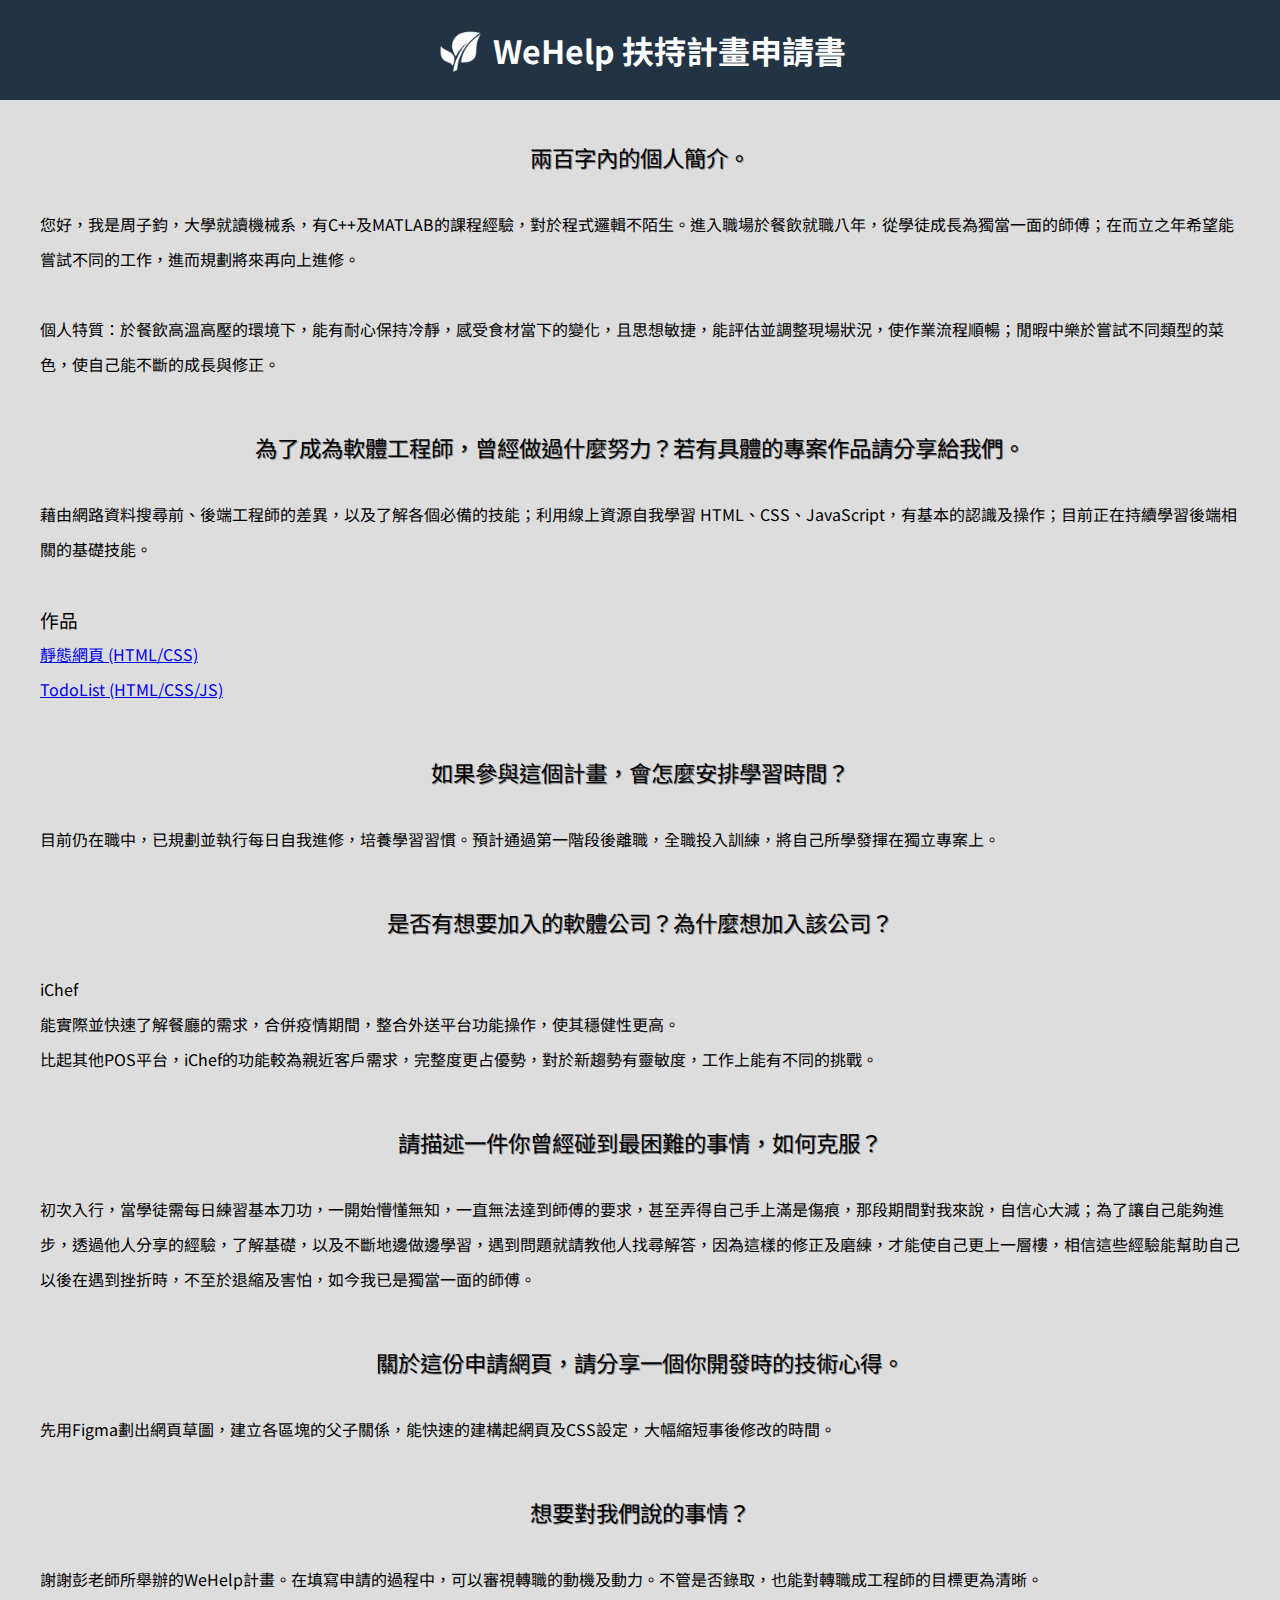
<file: index.html>
<!DOCTYPE html>
<html lang="zh">
  <head>
    <meta charset="UTF-8" />
    <meta http-equiv="X-UA-Compatible" content="IE=edge" />
    <meta name="viewport" content="width=device-width, initial-scale=1.0" />
    <title>Ken Jhou's WeHelp 計畫申請書</title>
    <!--google font setting-->
    <link rel="preconnect" href="https://fonts.googleapis.com" />
    <link rel="preconnect" href="https://fonts.gstatic.com" crossorigin />
    <link
      href="https://fonts.googleapis.com/css2?family=Noto+Sans+TC&display=swap"
      rel="stylesheet"
    />
    <link rel="stylesheet" href="./styles/style.css" />
  </head>
  <body>

    <header>
        <div>
            <img src="./icon/logo.png">
            <h1>WeHelp 扶持計畫申請書</h1>
        </div>
    </header>

    <main>
        <div class="views">
            <div>        
                <h2>兩百字內的個人簡介。</h2>
                <p>您好，我是周子鈞，大學就讀機械系，有C++及MATLAB的課程經驗，對於程式邏輯不陌生。進入職場於餐飲就職八年，從學徒成長為獨當一面的師傅；在而立之年希望能嘗試不同的工作，進而規劃將來再向上進修。</p>
                <br>
                <p>個人特質：於餐飲高溫高壓的環境下，能有耐心保持冷靜，感受食材當下的變化，且思想敏捷，能評估並調整現場狀況，使作業流程順暢；閒暇中樂於嘗試不同類型的菜色，使自己能不斷的成長與修正。</p>
                
            </div>
        
            <div>
                <h2>為了成為軟體工程師，曾經做過什麼努力？若有具體的專案作品請分享給我們。</h2>
                <p>藉由網路資料搜尋前、後端工程師的差異，以及了解各個必備的技能；利用線上資源自我學習 HTML、CSS、JavaScript，有基本的認識及操作；目前正在持續學習後端相關的基礎技能。</p>
                <p></p>
                <br>
                <h3>作品</h3>
                <ul>
                    <li><a href="./protfolio/index.html" target="_blank">靜態網頁 (HTML/CSS) </a></li>
                    <li><a href="./TodoList/index.html" target="_blank">TodoList (HTML/CSS/JS) </a></li>                
                </ul>
            </div>
        
            <div>
                <h2>如果參與這個計畫，會怎麼安排學習時間？</h2>
                <p>目前仍在職中，已規劃並執行每日自我進修，培養學習習慣。預計通過第一階段後離職，全職投入訓練，將自己所學發揮在獨立專案上。</p>
            </div>
        
            <div>
                <h2>是否有想要加入的軟體公司？為什麼想加入該公司？</h2>
                <p>iChef</p>
                <p>能實際並快速了解餐廳的需求，合併疫情期間，整合外送平台功能操作，使其穩健性更高。</p>
                <p>比起其他POS平台，iChef的功能較為親近客戶需求，完整度更占優勢，對於新趨勢有靈敏度，工作上能有不同的挑戰。</p>
            </div>
        
            <div>
                <h2>請描述一件你曾經碰到最困難的事情，如何克服？</h2>
                <p>初次入行，當學徒需每日練習基本刀功，一開始懵懂無知，一直無法達到師傅的要求，甚至弄得自己手上滿是傷痕，那段期間對我來說，自信心大減；為了讓自己能夠進步，透過他人分享的經驗，了解基礎，以及不斷地邊做邊學習，遇到問題就請教他人找尋解答，因為這樣的修正及磨練，才能使自己更上一層樓，相信這些經驗能幫助自己以後在遇到挫折時，不至於退縮及害怕，如今我已是獨當一面的師傅。</p>
            </div>
        
            <div>
                <h2>關於這份申請網頁，請分享一個你開發時的技術心得。</h2>
                <p>先用Figma劃出網頁草圖，建立各區塊的父子關係，能快速的建構起網頁及CSS設定，大幅縮短事後修改的時間。</p>
            </div>
        
            <div>
                <h2>想要對我們說的事情？</h2>
                <p>謝謝彭老師所舉辦的WeHelp計畫。在填寫申請的過程中，可以審視轉職的動機及動力。不管是否錄取，也能對轉職成工程師的目標更為清晰。</p>
            </div>
        </div>
        
        
    </main>
    
  </body>
</html>
</file>
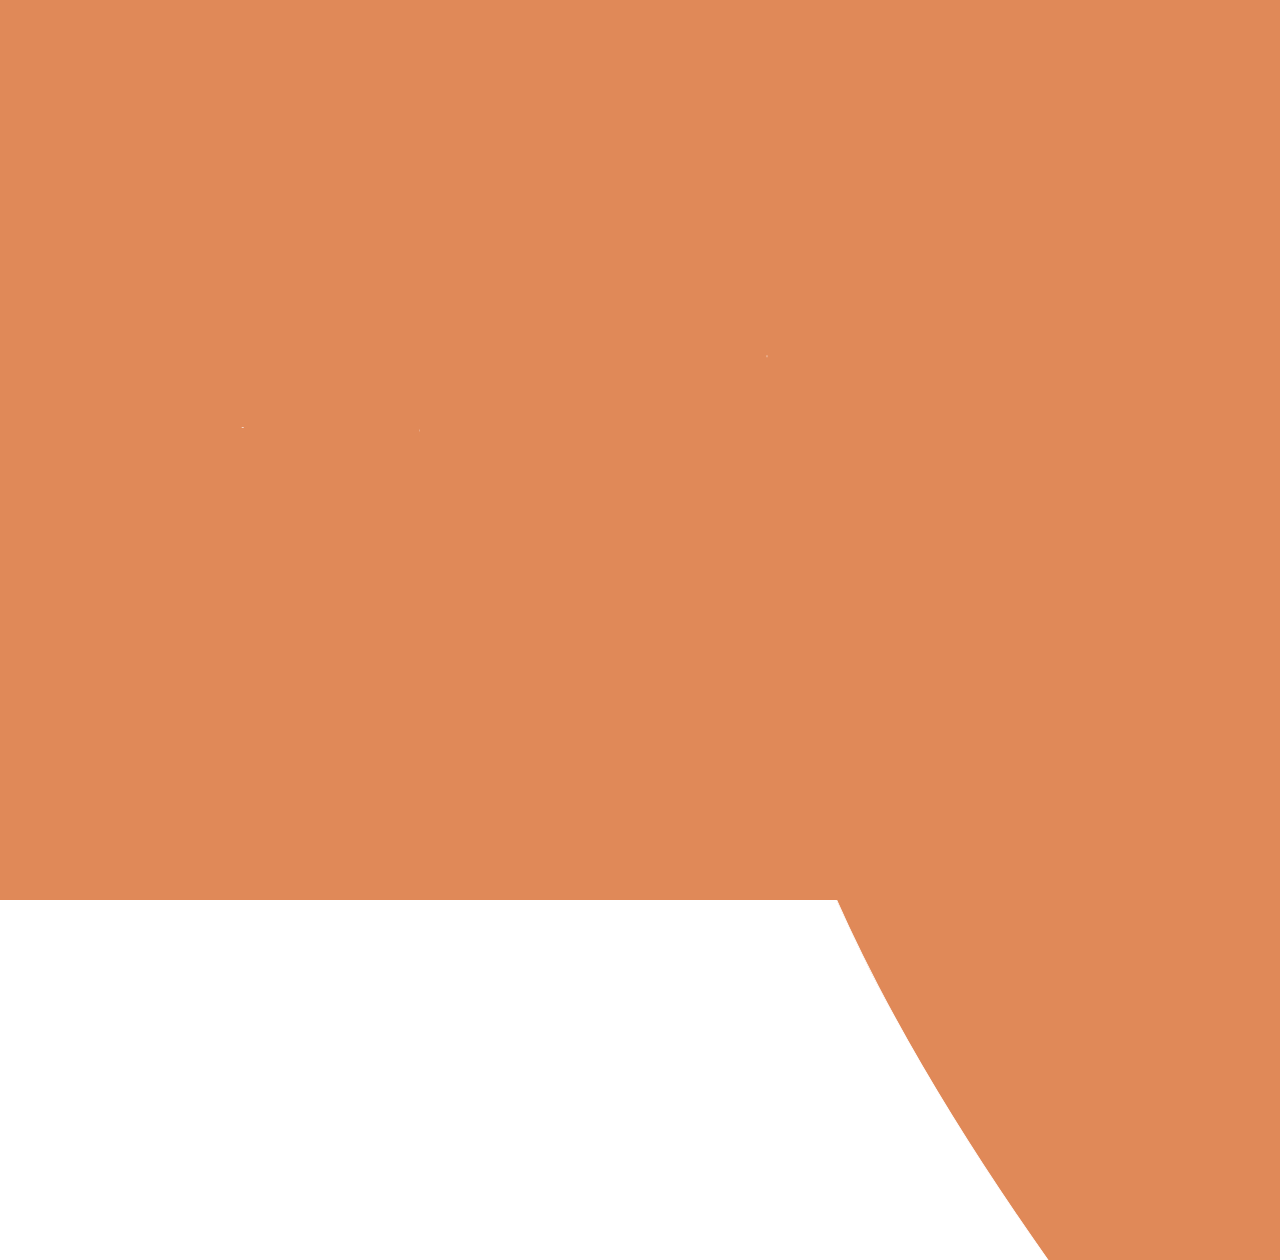
<file: protfolio/index.html>
<!DOCTYPE html>
<html lang="zh">
<head>
    <meta charset="UTF-8">
    <meta http-equiv="X-UA-Compatible" content="IE=edge">
    <meta name="viewport" content="width=device-width, initial-scale=1.0">
    <!-- 作者 -->
    <meta name="author" content="Ken Jhou">
     <!-- 搜尋引擎可以索引，檢索 -->
    <meta name="robots" content="index, follow">
    <meta name="descripition" content="這是Ken Jhou的簡介。">
    <link rel="preconnect" href="https://fonts.googleapis.com">
    <link rel="preconnect" href="https://fonts.gstatic.com" crossorigin>
    <link href="https://fonts.googleapis.com/css2?family=Noto+Sans+TC&display=swap" rel="stylesheet">
    <link rel="stylesheet" href="./styles/animation.css">
    <link rel="stylesheet" href="./styles/style.css">
    <title>首頁 | Ken Jhou</title>
    
</head>
<body>
    <!-- 轉場動畫 -->
    <div class="animation">
        <div class="logo">
            <svg width="85" height="101" viewBox="0 0 85 101" fill="none" xmlns="http://www.w3.org/2000/svg">
                <path d="M2.73703 96V98.5H5.23703H16.2456H18.7456V96V67.4761L27.4422 57.6924L57.2123 97.4973L57.9622 98.5H59.2143H72.5311H77.5917L74.5166 94.4809L37.6249 46.2642L74.3611 6.79417L78.2732 2.59091H72.5311H58.149H57.0401L56.2958 3.41286L18.7456 44.8814V5.09091V2.59091H16.2456H5.23703H2.73703V5.09091V96Z" stroke="white" stroke-width="2" id="w1" class="thePaths" />
            </svg>
            <svg width="71" height="82" viewBox="0 0 71 82" fill="none" xmlns="http://www.w3.org/2000/svg">
                <path d="M18.9813 74.1963L18.989 74.2011L18.9968 74.2058C24.2179 77.3838 30.3521 78.9204 37.2978 78.9204C42.1709 78.9204 46.6392 78.1704 50.6673 76.6236L50.6754 76.6205L50.6835 76.6173C54.6779 75.0515 58.0935 72.8531 60.8811 69.9999L60.8861 69.9948L60.891 69.9897C63.676 67.1064 65.6695 63.7475 66.8516 59.9384L67.6131 57.4848L65.1396 56.7905L55.0189 53.9496L52.8085 53.3291L52.0024 55.4787C51.2302 57.5378 50.1635 59.1979 48.8269 60.5126C47.4737 61.8143 45.8521 62.8117 43.9272 63.4969C42.014 64.1588 39.8139 64.5099 37.2978 64.5099C33.4405 64.5099 30.1707 63.678 27.4082 62.094C24.6658 60.4923 22.4915 58.1615 20.8885 55.0128C19.7715 52.7563 19.0242 50.084 18.6904 46.9602H65.5293H68.0293V44.4602V40.0213C68.0293 33.4548 67.1611 27.7709 65.33 23.0486C63.5347 18.4186 61.0802 14.5866 57.9125 11.6481C54.8312 8.76054 51.3784 6.64532 47.5614 5.34038C43.8467 4.0704 40.067 3.43039 36.2324 3.43039C29.6502 3.43039 23.7773 5.05069 18.7083 8.36459C13.7066 11.6242 9.83413 16.1616 7.07934 21.8928L7.07933 21.8928L7.0768 21.8981C4.34422 27.6175 3.01509 34.1525 3.01509 41.4418C3.01509 48.7301 4.34394 55.2403 7.08153 60.9065L7.08521 60.9141L7.08894 60.9217C9.86019 66.5597 13.8273 71.0073 18.9813 74.1963ZM52.2502 32.9048H18.869C19.2227 31.0434 19.8242 29.26 20.6724 27.5482C22.1093 24.6484 24.1441 22.317 26.8022 20.5189L26.8067 20.5158C29.3869 18.7623 32.4924 17.8409 36.2324 17.8409C39.6237 17.8409 42.4323 18.6177 44.7578 20.0773L44.7679 20.0836C47.1782 21.5806 49.0248 23.6111 50.3316 26.2246L50.3359 26.2333L50.3404 26.242C51.3486 28.2196 51.9939 30.4322 52.2502 32.9048Z" stroke="white" stroke-width="2" id="w2" class="thePaths" />
            </svg>
            <svg width="65" height="80" viewBox="0 0 65 80" fill="none" xmlns="http://www.w3.org/2000/svg" style="margin-right: 2rem;">
                <path d="M15.5039 77.5H18.0039V75V33.9844C18.0039 30.3319 18.6986 27.3903 19.9651 25.0558C21.2617 22.6661 22.9877 20.9077 25.1489 19.7031C27.372 18.4803 29.9362 17.8409 32.9044 17.8409C37.198 17.8409 40.2966 19.1518 42.5185 21.5628L42.5184 21.5628L42.5268 21.5718C44.7574 23.9685 46.0294 27.4595 46.0294 32.3864V75V77.5H48.5294H59.0053H61.5053V75V31.6761C61.5053 25.621 60.5043 20.4083 58.3512 16.1663C56.2196 11.9371 53.1825 8.70234 49.2339 6.57417C45.3473 4.44988 40.8842 3.43039 35.9229 3.43039C30.4449 3.43039 25.7273 4.56275 21.9539 7.03029C20.3415 8.07178 18.9051 9.26781 17.6488 10.6155V6.81817V4.31817H15.1488H5.02802H2.52802V6.81817V75V77.5H5.02802H15.5039Z" stroke="white" stroke-width="2" id="w3" class="thePaths" />
            </svg>
            <svg width="62" height="103" viewBox="0 0 62 103" fill="none" xmlns="http://www.w3.org/2000/svg">
                <path d="M45.8741 2.59091H43.3741V5.09091V70.0767C43.3741 73.5851 42.82 76.3916 41.8226 78.5859L41.8173 78.5978C40.8526 80.7497 39.4932 82.2913 37.7519 83.336C35.9994 84.3876 33.7737 84.9773 30.9593 84.9773C28.4023 84.9773 26.217 84.5042 24.3502 83.6199C22.4734 82.7309 21.0569 81.5346 20.0262 80.0426C19.063 78.5786 18.5446 76.8274 18.5446 74.6932V72.1932H16.0446H5.21359H2.71359V74.6932C2.71359 79.7522 3.92769 84.2563 6.45424 88.0967C8.94156 91.8774 12.3532 94.7766 16.6175 96.7949L16.6246 96.7982L16.6316 96.8015C20.8884 98.7837 25.6821 99.7429 30.9593 99.7429C36.5622 99.7429 41.5595 98.6237 45.8668 96.2892C50.1966 93.9425 53.5479 90.4962 55.8996 86.0213C58.2624 81.5255 59.3826 76.1767 59.3826 70.0767V5.09091V2.59091H56.8826H45.8741Z" stroke="white" stroke-width="2" id="w4" class="thePaths" />
            </svg>
            <svg width="66" height="101" viewBox="0 0 66 101" fill="none" xmlns="http://www.w3.org/2000/svg">
                <path d="M16.1377 98.5H18.6377V96V54.9844C18.6377 51.3437 19.3425 48.4117 20.6286 46.0827C21.974 43.6999 23.7653 41.9342 26.0179 40.72C28.3382 39.4853 31.003 38.8409 34.0709 38.8409C38.4764 38.8409 41.6153 40.1517 43.8264 42.5274L43.8352 42.5368L43.844 42.5461C46.0852 44.9053 47.3735 48.3967 47.3735 53.3864V96V98.5H49.8735H60.3493H62.8493V96V52.6761C62.8493 46.5648 61.8345 41.3178 59.647 37.07C57.5113 32.836 54.4522 29.6139 50.4669 27.5179C46.5561 25.4315 42.0718 24.4304 37.0894 24.4304C31.4323 24.4304 26.6154 25.5367 22.8543 27.9857C21.2771 29.0083 19.8708 30.1904 18.6377 31.5278V5.09091V2.59091H16.1377H5.6618H3.1618V5.09091V96V98.5H5.6618H16.1377Z" stroke="white" stroke-width="2" id="w5" class="thePaths" />
            </svg>
            <svg width="73" height="82" viewBox="0 0 73 82" fill="none" xmlns="http://www.w3.org/2000/svg">
                <path d="M18.9528 74.1367L18.9589 74.1406C24.0511 77.3516 29.9258 78.9204 36.4944 78.9204C43.0612 78.9204 48.923 77.3524 53.9881 74.139C59.0508 70.946 62.963 66.4852 65.7265 60.8334C68.53 55.1606 69.8893 48.6141 69.8893 41.2642C69.8893 33.8585 68.5312 27.2693 65.7292 21.5673C62.9668 15.886 59.0547 11.4075 53.9886 8.21217C48.9234 4.99857 43.0614 3.43039 36.4944 3.43039C29.9258 3.43039 24.0511 4.99927 18.9589 8.21024L18.9589 8.21023L18.9528 8.2141C13.9172 11.4098 10.0082 15.8864 7.21787 21.5621L7.21785 21.5621L7.21292 21.5723C4.44222 27.2729 3.09955 33.8602 3.09955 41.2642C3.09955 48.6121 4.44337 55.1565 7.21531 60.8279L7.22033 60.8381C10.0117 66.4843 13.9207 70.9433 18.9528 74.1367ZM46.4809 61.4566C43.9929 63.4324 40.7297 64.5099 36.4944 64.5099C32.2592 64.5099 28.996 63.4324 26.5079 61.4566C23.8757 59.3663 21.8988 56.6039 20.5942 53.0895C19.2568 49.4866 18.5754 45.5523 18.5754 41.2642C18.5754 36.9763 19.2567 33.0249 20.5963 29.3888C21.9031 25.8417 23.8837 23.0484 26.5196 20.9292C29.0073 18.9293 32.2662 17.8409 36.4944 17.8409C40.7226 17.8409 43.9815 18.9293 46.4692 20.9292C49.1052 23.0484 51.0857 25.8417 52.3925 29.3888C53.7322 33.0249 54.4135 36.9763 54.4135 41.2642C54.4135 45.5523 53.7321 49.4866 52.3947 53.0895C51.0901 56.6039 49.1132 59.3663 46.4809 61.4566Z" stroke="white" stroke-width="2" id="w6" class="thePaths" />
            </svg>
            <svg width="65" height="80" viewBox="0 0 65 80" fill="none" xmlns="http://www.w3.org/2000/svg">
                <path d="M48.7409 3.31818H46.2409V5.81818V46.1236C46.2409 50.0253 45.3891 53.006 43.8746 55.2417L43.8694 55.2494L43.8643 55.2571C42.2518 57.6757 40.2992 59.404 38.01 60.5238L38.0003 60.5286C35.5989 61.716 33.3275 62.267 31.1628 62.267C27.4499 62.267 24.5425 61.0349 22.2375 58.6109C19.9876 56.2146 18.748 52.9142 18.748 48.4318V5.81818V3.31818H16.248H5.77216H3.27216V5.81818V49.142C3.27216 55.1957 4.25792 60.4153 6.37352 64.6796L6.377 64.6866C8.46657 68.8657 11.396 72.0966 15.1852 74.2619L15.1926 74.2661L15.1999 74.2702C18.932 76.3695 23.1513 77.3878 27.7892 77.3878C33.3292 77.3878 38.1311 76.0943 42.0213 73.3302L42.0272 73.326L42.0331 73.3218C43.6021 72.1932 45.0066 70.9533 46.2409 69.6021V74V76.5H48.7409H59.2168H61.7168V74V5.81818V3.31818H59.2168H48.7409Z" stroke="white" stroke-width="2" id="w7" class="thePaths" />
            </svg>
            <br>
            <svg width="126" height="128" viewBox="0 0 126 128" fill="none" xmlns="http://www.w3.org/2000/svg">
                <path id="w8" class="thePaths" d="M68.1082 29.1793C70.0209 33.2916 71.8398 38.5841 72.8109 42.75H68.875H66.625V23.875H74.8866L69.5404 25.7684L66.9487 26.6863L68.1082 29.1793ZM66.625 63.25V55.125H68.875H80.875V63.25H67.875H66.625ZM67.875 75.625H70.625V90.75C70.625 95.224 71.0675 99.1087 73.3374 101.753C75.7122 104.52 79.4467 105.25 84 105.25H84.0096H84.0195H84.0295H84.0398H84.0502H84.0609H84.0717H84.0828H84.0941H84.1055H84.1172H84.1291H84.1411H84.1534H84.1659H84.1786H84.1914H84.2045H84.2177H84.2312H84.2448H84.2586H84.2726H84.2869H84.3013H84.3158H84.3306H84.3456H84.3607H84.3761H84.3916H84.4073H84.4232H84.4393H84.4556H84.472H84.4886H84.5054H84.5224H84.5395H84.5569H84.5744H84.5921H84.6099H84.628H84.6462H84.6646H84.6831H84.7018H84.7207H84.7398H84.759H84.7784H84.798H84.8177H84.8376H84.8577H84.8779H84.8983H84.9189H84.9396H84.9605H84.9815H85.0027H85.024H85.0456H85.0672H85.0891H85.111H85.1332H85.1554H85.1779H85.2005H85.2232H85.2461H85.2692H85.2924H85.3157H85.3392H85.3628H85.3866H85.4105H85.4346H85.4588H85.4832H85.5077H85.5323H85.5571H85.582H85.6071H85.6323H85.6576H85.6831H85.7087H85.7344H85.7603H85.7863H85.8124H85.8387H85.8651H85.8916H85.9183H85.9451H85.972H85.9991H86.0262H86.0535H86.0809H86.1085H86.1362H86.1639H86.1919H86.2199H86.248H86.2763H86.3047H86.3332H86.3618H86.3906H86.4194H86.4484H86.4775H86.5067H86.536H86.5654H86.5949H86.6246H86.6543H86.6842H86.7141H86.7442H86.7744H86.8046H86.835H86.8655H86.8961H86.9268H86.9576H86.9885H87.0195H87.0505H87.0817H87.113H87.1444H87.1759H87.2074H87.2391H87.2709H87.3027H87.3346H87.3667H87.3988H87.431H87.4633H87.4957H87.5282H87.5607H87.5934H87.6261H87.6589H87.6918H87.7248H87.7578H87.791H87.8242H87.8575H87.8909H87.9243H87.9578H87.9914H88.0251H88.0589H88.0927H88.1266H88.1606H88.1946H88.2287H88.2629H88.2972H88.3315H88.3659H88.4003H88.4348H88.4694H88.5041H88.5388H88.5735H88.6084H88.6433H88.6782H88.7132H88.7483H88.7834H88.8186H88.8539H88.8891H88.9245H88.9599H88.9954H89.0309H89.0664H89.102H89.1377H89.1734H89.2092H89.245H89.2808H89.3167H89.3527H89.3886H89.4247H89.4607H89.4969H89.533H89.5692H89.6054H89.6417H89.678H89.7144H89.7508H89.7872H89.8236H89.8601H89.8966H89.9332H89.9698H90.0064H90.043H90.0797H90.1164H90.1532H90.1899H90.2267H90.2635H90.3003H90.3372H90.3741H90.411H90.4479H90.4849H90.5218H90.5588H90.5958H90.6328H90.6699H90.7069H90.744H90.7811H90.8182H90.8553H90.8924H90.9295H90.9667H91.0038H91.041H91.0781H91.1153H91.1525H91.1897H91.2269H91.2641H91.3013H91.3385H91.3757H91.4129H91.4501H91.4873H91.5245H91.5617H91.5989H91.636H91.6732H91.7104H91.7476H91.7848H91.8219H91.8591H91.8962H91.9333H91.9705H92.0076H92.0447H92.0817H92.1188H92.1559H92.1929H92.2299H92.2669H92.3039H92.3409H92.3778H92.4148H92.4517H92.4886H92.5254H92.5623H92.5991H92.6359H92.6726H92.7094H92.7461H92.7828H92.8194H92.856H92.8926H92.9292H92.9657H93.0022H93.0387H93.0751H93.1115H93.1478H93.1841H93.2204H93.2567H93.2929H93.329H93.3651H93.4012H93.4373H93.4733H93.5092H93.5451H93.581H93.6168H93.6525H93.6883H93.7239H93.7595H93.7951H93.8306H93.8661H93.9015H93.9369H93.9722H94.0074H94.0426H94.0777H94.1128H94.1478H94.1828H94.2177H94.2525H94.2873H94.322H94.3567H94.3913H94.4258H94.4603H94.4947H94.529H94.5633H94.5975H94.6316H94.6656H94.6996H94.7335H94.7674H94.8011H94.8348H94.8684H94.902H94.9354H94.9688H95.0021H95.0354H95.0685H95.1016H95.1346H95.1675H95.2003H95.233H95.2657H95.2983H95.3308H95.3632H95.3955H95.4277H95.4598H95.4919H95.5238H95.5557H95.5875H95.6191H95.6507H95.6822H95.7136H95.7449H95.7761H95.8072H95.8382H95.8691H95.8999H95.9306H95.9612H95.9917H96.0221H96.0524H96.0826H96.1127H96.1427H96.1726H96.2023H96.232H96.2615H96.291H96.3203H96.3495H96.3786H96.4076H96.4365H96.4652H96.4939H96.5224H96.5508H96.5791H96.6072H96.6353H96.6632H96.691H96.7187H96.7463H96.7737H96.801H96.8282H96.8553H96.8822H96.909H96.9357H96.9623H96.9887H97.015H97.0411H97.0672H97.0931H97.1188H97.1445H97.17H97.1953H97.2205H97.2456H97.2705H97.2953H97.32H97.3445H97.3689H97.3931H97.4172H97.4412H97.465H97.4886H97.5122H97.5355H97.5587H97.5818H97.6047H97.6275H97.6501H97.6726H97.6949H97.717H97.739H97.7609H97.7826H97.8041H97.8255H97.8467H97.8678H97.8887H97.9094H97.93H97.9504H97.9707H97.9908H98.0107H98.0304H98.05H98.0695H98.0887H98.1078H98.1267H98.1455H98.1641H98.1825H98.2007H98.2188H98.2367H98.2544H98.2719H98.2893H98.3065H98.3235H98.3403H98.3569H98.3734H98.3897H98.4058H98.4217H98.4375H98.453H98.4684H98.4836H98.4986H98.5134H98.528H98.5424H98.5567H98.5707H98.5846H98.5982H98.6117H98.625H98.6715C100.138 105.25 101.669 105.25 103.041 105.167C104.381 105.087 105.831 104.917 107.022 104.458L108.864 103.75L108.603 101.795C108.486 100.92 108.366 99.6336 108.24 98.2424C108.229 98.1258 108.218 98.0084 108.208 97.8907C108.094 96.6387 107.977 95.342 107.858 94.3329L107.532 91.5616L104.813 92.189C103.504 92.491 100.402 92.625 98.5 92.625H98.4875H98.4747H98.4618H98.4487H98.4355H98.422H98.4084H98.3946H98.3806H98.3665H98.3521H98.3376H98.3229H98.3081H98.293H98.2778H98.2625H98.2469H98.2312H98.2153H98.1993H98.183H98.1666H98.1501H98.1334H98.1165H98.0994H98.0822H98.0648H98.0473H98.0296H98.0117H97.9937H97.9755H97.9571H97.9386H97.92H97.9012H97.8822H97.863H97.8438H97.8243H97.8047H97.785H97.7651H97.745H97.7248H97.7045H97.684H97.6634H97.6426H97.6216H97.6005H97.5793H97.5579H97.5364H97.5147H97.4929H97.471H97.4489H97.4267H97.4043H97.3818H97.3591H97.3363H97.3134H97.2904H97.2672H97.2439H97.2204H97.1968H97.1731H97.1492H97.1252H97.1011H97.0768H97.0525H97.0279H97.0033H96.9785H96.9536H96.9286H96.9035H96.8782H96.8528H96.8273H96.8017H96.7759H96.75H96.7241H96.6979H96.6717H96.6453H96.6189H96.5923H96.5656H96.5388H96.5118H96.4848H96.4576H96.4304H96.403H96.3755H96.3479H96.3202H96.2924H96.2644H96.2364H96.2083H96.18H96.1517H96.1232H96.0947H96.066H96.0372H96.0084H95.9794H95.9503H95.9212H95.8919H95.8625H95.8331H95.8035H95.7739H95.7441H95.7143H95.6843H95.6543H95.6242H95.594H95.5637H95.5333H95.5028H95.4722H95.4416H95.4108H95.38H95.3491H95.3181H95.287H95.2558H95.2245H95.1932H95.1618H95.1303H95.0987H95.067H95.0353H95.0035H94.9716H94.9396H94.9076H94.8754H94.8432H94.811H94.7786H94.7462H94.7137H94.6812H94.6485H94.6158H94.5831H94.5502H94.5173H94.4844H94.4513H94.4182H94.3851H94.3518H94.3185H94.2852H94.2518H94.2183H94.1847H94.1511H94.1175H94.0838H94.05H94.0162H93.9823H93.9483H93.9143H93.8803H93.8462H93.812H93.7778H93.7436H93.7093H93.6749H93.6405H93.606H93.5715H93.537H93.5024H93.4678H93.4331H93.3983H93.3636H93.3287H93.2939H93.259H93.224H93.1891H93.1541H93.119H93.0839H93.0488H93.0136H92.9784H92.9432H92.9079H92.8726H92.8372H92.8019H92.7665H92.731H92.6956H92.6601H92.6246H92.589H92.5534H92.5178H92.4822H92.4466H92.4109H92.3752H92.3395H92.3037H92.268H92.2322H92.1964H92.1606H92.1247H92.0889H92.053H92.0171H91.9812H91.9453H91.9093H91.8734H91.8374H91.8014H91.7654H91.7294H91.6934H91.6574H91.6214H91.5854H91.5493H91.5133H91.4772H91.4411H91.4051H91.369H91.333H91.2969H91.2608H91.2247H91.1887H91.1526H91.1165H91.0805H91.0444H91.0083H90.9723H90.9362H90.9002H90.8641H90.8281H90.7921H90.756H90.72H90.684H90.648H90.6121H90.5761H90.5402H90.5042H90.4683H90.4324H90.3965H90.3606H90.3248H90.2889H90.2531H90.2173H90.1815H90.1457H90.11H90.0743H90.0386H90.0029H89.9672H89.9316H89.896H89.8604H89.8249H89.7894H89.7539H89.7184H89.683H89.6476H89.6122H89.5769H89.5416H89.5063H89.4711H89.4358H89.4007H89.3655H89.3305H89.2954H89.2604H89.2254H89.1905H89.1555H89.1207H89.0859H89.0511H89.0164H88.9817H88.947H88.9124H88.8779H88.8434H88.8089H88.7745H88.7402H88.7058H88.6716H88.6374H88.6032H88.5691H88.5351H88.5011H88.4671H88.4332H88.3994H88.3656H88.3319H88.2982H88.2646H88.2311H88.1976H88.1642H88.1309H88.0976H88.0643H88.0312H87.9981H87.965H87.932H87.8991H87.8663H87.8335H87.8008H87.7682H87.7356H87.7031H87.6707H87.6384H87.6061H87.5739H87.5418H87.5097H87.4778H87.4459H87.414H87.3823H87.3506H87.3191H87.2876H87.2561H87.2248H87.1935H87.1624H87.1313H87.1003H87.0693H87.0385H87.0077H86.9771H86.9465H86.916H86.8856H86.8553H86.8251H86.795H86.7649H86.735H86.7052H86.6754H86.6458H86.6162H86.5867H86.5574H86.5281H86.4989H86.4699H86.4409H86.412H86.3833H86.3546H86.326H86.2976H86.2692H86.241H86.2128H86.1848H86.1568H86.129H86.1013H86.0737H86.0462H86.0188H85.9916H85.9644H85.9373H85.9104H85.8836H85.8569H85.8303H85.8038H85.7775H85.7512H85.7251H85.6991H85.6732H85.6475H85.6218H85.5963H85.5709H85.5456H85.5205H85.4955H85.4706H85.4458H85.4212H85.3967H85.3723H85.348H85.3239H85.2999H85.276H85.2523H85.2287H85.2052H85.1819H85.1587H85.1356H85.1127H85.0899H85.0673H85.0447H85.0224H85.0001H84.9781H84.9561H84.9343H84.9126H84.8911H84.8697H84.8485H84.8274H84.8064H84.7856H84.765H84.7445H84.7241H84.7039H84.6839H84.664H84.6442H84.6246H84.6052H84.5859H84.5668H84.5478H84.529H84.5103H84.4918H84.4734H84.4552H84.4372H84.4193H84.4016H84.3841H84.3667H84.3495H84.3324H84.3155H84.2988H84.2822H84.2658H84.2496H84.2335H84.2176H84.2019H84.1864H84.171H84.1558H84.1407H84.1259H84.1112H84.0967H84.0823H84.0682H84.0542H84.0404H84.0267H84.0133H84C83.9367 92.625 83.8801 92.624 83.8295 92.6222C83.8278 92.6102 83.8261 92.5977 83.8245 92.5849C83.7741 92.2009 83.75 91.6613 83.75 90.875V75.625H107.875H109.5V111.376C109.205 111.377 108.832 111.381 108.395 111.385C105.955 111.409 101.483 111.452 96.986 111.252L92.8383 111.068L94.6157 114.82C95.6742 117.055 96.8069 120.526 97.0153 122.401L97.2624 124.625H99.5C103.573 124.625 107.03 124.563 109.9 124.336C112.745 124.111 115.185 123.713 117.147 122.958L117.207 122.935L117.265 122.91C119.399 121.961 121.001 120.573 121.972 118.471C122.878 116.511 123.125 114.157 123.125 111.5V13V10.5H120.625H118H115.5H112H109.5H55.625H53.125V13V23.5137L51.4204 22.729L43.5454 19.1041L41.3876 18.1108L40.2854 20.215C37.2366 26.0355 33.2219 32.9427 28.8902 39.7796C27.8445 38.4592 26.7079 37.1071 25.5146 35.7535C29.9886 28.7586 34.9324 19.2623 38.9739 11.392L40.252 8.90317L37.6356 7.91211L29.3856 4.7871L27.0783 3.91313L26.174 6.20869C23.8586 12.0863 20.19 20.0231 16.6734 26.6516C16.1714 26.1809 15.6729 25.7209 15.18 25.2736L13.2488 23.5213L11.5794 25.5245L6.57945 31.5245L5.08941 33.3126L6.76655 34.9264C11.9054 39.8714 17.4846 46.2572 21.0716 51.5044C19.0579 54.3613 17.057 57.067 15.128 59.5162C12.3533 59.6477 9.75635 59.7686 7.38518 59.8776L4.6988 60.0012L5.01763 62.6714L6.01763 71.0464L6.29873 73.4006L8.66448 73.2446C13.5269 72.924 19.0886 72.5783 25.0287 72.2092C25.2686 72.1943 25.509 72.1793 25.75 72.1643V122V124.5H28.25H36.5H39V122V82.2801C41.7474 89.2087 44.0871 97.864 44.7685 103.429L45.1323 106.4L47.991 105.513L53.125 103.919V122.25V124.75H55.625H64.125H66.625V122.25V75.625H67.875ZM107.875 63.25H94V55.125H107.125H109.5V63.25H107.875ZM109.5 23.875V42.75H107.125H101.633C102.855 40.2197 104.152 37.3756 105.436 34.5589C106.354 32.5462 107.265 30.5475 108.138 28.6873L109.339 26.1297L106.654 25.2494L102.462 23.875H109.5ZM89.3452 42.4741L89.221 42.75H84.847L84.841 42.714C84.0447 37.9362 81.5784 30.4276 78.5795 24.8209L78.0735 23.875H95.9893L95.828 24.5054C94.4988 29.7015 91.5558 37.5616 89.3452 42.4741ZM53.125 25.3115V57.6699C51.1072 53.5615 48.8011 49.4237 46.4842 45.7828L45.3459 43.9941L43.3953 44.8249L39.161 46.6285C43.9481 39.7152 48.5869 32.612 52.4982 26.3198L53.125 25.3115ZM39 78.2129V71.3329C40.9461 71.2087 42.9051 71.0825 44.8676 70.9541C45.5083 72.7373 46.0406 74.4132 46.4353 75.9147L40.1367 77.8615L39 78.2129ZM53.125 85.1037C52.3587 82.8195 51.5143 80.5615 50.6154 78.4423L53.125 77.2938V85.1037ZM35.6692 51.5978C36.9295 53.6966 38.1764 55.9728 39.3585 58.3079C36.3239 58.4676 33.333 58.6215 30.4205 58.7685C32.1525 56.4679 33.9114 54.0615 35.6692 51.5978ZM15.43 76.0373L12.8485 75.5865L12.5197 78.1864C11.1512 89.0107 8.81631 99.8827 5.03613 107.089L3.81946 109.408L6.19279 110.515C6.64356 110.726 7.12067 110.943 7.62883 111.174C8.32024 111.488 9.06913 111.829 9.88738 112.215C11.2714 112.867 12.4166 113.449 12.9883 113.83L15.3446 115.401L16.6111 112.868C20.7934 104.503 23.7139 92.1841 25.3519 80.214L25.6786 77.8267L23.305 77.4123L15.43 76.0373Z" stroke="white" stroke-width="2"/>
            </svg>                
            <svg width="134" height="121" viewBox="0 0 134 121" fill="none" xmlns="http://www.w3.org/2000/svg">
                <path d="M109.875 23.125H72.4522C73.1367 21.0335 73.8284 18.8372 74.5089 16.625H119.5H122V14.125V5.5V3H119.5H15.125H12.625V5.5V14.125V16.625H15.125H58.9004C58.4419 18.8131 57.9218 21.04 57.381 23.125H27H24.5V25.625V89.375V91.875H27H43.1928C34.1997 96.5589 20.9507 101.389 9.97667 104.336L5.64715 105.498L8.91159 108.571C10.9302 110.47 13.7097 113.613 15.125 115.5L16.1519 116.869L17.7999 116.407C31.3068 112.62 48.5403 105.919 59.6756 99.135L62.8936 97.1746L59.8365 94.9717L55.539 91.875H79.2867L75.0529 95.7893L71.9752 98.6347L75.9413 99.9906C90.4501 104.951 105.19 111.52 113.921 116.316L115.313 117.081L116.597 116.146L125.347 109.771L128.668 107.351L124.993 105.514C116.866 101.45 104.521 96.3026 92.1408 91.875H109.875H112.375V89.375V25.625V23.125H109.875ZM39.25 35.625H97.375V41.875H39.25V35.625ZM39.25 54.125H97.375V60.625H39.25V54.125ZM39.25 72.875H97.375V79.375H39.25V72.875Z" stroke="white" stroke-width="2" id="w9" class="thePaths" />
            </svg>
            <svg width="123" height="127" viewBox="0 0 123 127" fill="none" xmlns="http://www.w3.org/2000/svg">
                <path d="M5.625 24.25H3.125V26.75V35.5V38H5.625H117.375H119.875V35.5V26.75V24.25H117.375H92.9194C95.8094 19.9778 98.7381 15.3694 101.382 11.0564L103.039 8.3526L100.023 7.37242L90.0227 4.12242L87.9132 3.43683L86.9813 5.44969C84.4213 10.9793 80.1263 18.5131 76.2239 24.25H48.7841L48.3725 23.4051C45.8635 18.255 40.456 10.6854 35.4768 5.19546L34.3345 3.93605L32.7435 4.53558L24.1185 7.78557L20.726 9.0639L23.1267 11.7805C26.3879 15.4708 29.7983 20.2198 32.1833 24.25H5.625ZM24.875 121.375V96.875H47.625V110.886C45.9354 110.996 40.3801 110.998 34.2249 110.752L29.894 110.579L31.9127 114.414C33.0882 116.648 34.364 119.927 34.8036 122.015L35.2215 124H37.25H37.3272C41.5143 124 45.0817 124 48.023 123.807C50.9498 123.615 53.5249 123.221 55.6253 122.291C57.7811 121.364 59.439 120.011 60.4761 117.982C61.4625 116.052 61.75 113.768 61.75 111.25V46.625V44.125H59.25H55.625H53.125H50.125H47.625H13.5H11V46.625V121.375V123.875H13.5H22.375H24.875V121.375ZM24.875 84.5V76.875H47.625V84.5H24.875ZM24.875 57.25H47.625V64.5H24.875V57.25ZM74.375 45.25H71.875V47.75V99.125V101.625H74.375H83.25H85.75V99.125V47.75V45.25H83.25H74.375ZM99.75 41.5H97.25V44V110.233C97.1677 110.241 97.076 110.248 96.9741 110.255C94.9692 110.372 88.324 110.376 80.7069 110.126L76.3184 109.982L78.4345 113.83C79.701 116.133 81.1041 119.893 81.5485 122.115L81.9505 124.125H84C88.8809 124.125 92.9578 124.063 96.3196 123.822C99.66 123.582 102.456 123.156 104.711 122.356L104.744 122.344L104.777 122.331C107.13 121.421 108.964 120.041 110.108 117.842C111.187 115.769 111.5 113.247 111.5 110.375V44V41.5H109H99.75Z" stroke="white" stroke-width="2" id="w10" class="thePaths" />
            </svg>
            <svg width="128" height="126" viewBox="0 0 128 126" fill="none" xmlns="http://www.w3.org/2000/svg">
                <path d="M50.125 47.875H47.9609C48.1344 46.8213 48.3035 45.7869 48.4677 44.7757L48.8499 42.4219L46.5168 41.929L43.3028 41.25H48.875H51.375V38.75V30.125V27.625H48.875H36.125V6.625V4.125H33.625H25.125H22.625V6.625V27.625H9.375H6.875V30.125V38.75V41.25H9.375H18.4361L11.7002 42.4114L9.15567 42.8501L9.67636 45.3791C12.2775 58.0131 14.25 74.4636 14.25 85.25V88.1855L17.1481 87.7181L24.8981 86.4681L27.0243 86.1252L26.9998 83.9716C26.8725 72.7621 24.7191 56.0859 21.8149 43.0802L21.4062 41.25H34.7181L34.6332 42.298C33.5165 56.0701 30.5331 75.9451 27.8158 87.5553L27.7913 87.66C19.8138 89.3876 12.4624 90.9363 6.54091 92.0425L3.9472 92.5271L4.57083 95.0909L6.82083 104.341L7.40967 106.762L9.83247 106.181C10.6737 105.98 11.5335 105.774 12.4104 105.564C23.7231 102.855 37.8715 99.4672 51.5 95.9607V119.875V122.375H54H62.5H65V119.875V81.125H71V118.625V121.125H73.5H81H83.5V118.625V81.125H90V118.375V120.875H92.5H100.125H102.625V120.342C102.637 120.408 102.648 120.472 102.659 120.536L103.007 122.625H105.125H105.229C107.956 122.625 110.34 122.625 112.383 122.426C114.453 122.224 116.357 121.804 118.115 120.864C119.913 120.03 121.134 118.708 121.829 116.923C122.475 115.265 122.625 113.312 122.625 111.25V70.5V68H120.125H118.75H116.25H111.625H109.125H90.8662C91.2506 66.7859 91.6397 65.54 92.0316 64.285C92.3339 63.317 92.6378 62.3436 92.9427 61.375H122.75H125.25V58.875V50.375V47.875H122.75H50.125ZM41.077 84.7593C43.3615 74.611 45.7261 61.3273 47.625 49.9051V50.375V58.875V61.375H50.125H77.6686C77.2632 63.6098 76.8152 65.8777 76.3553 68H54H51.5V70.5V82.4854L50.5947 82.6819C47.4231 83.3703 44.2364 84.0674 41.077 84.7593ZM102.625 110.128V81.125H109.125V110.195C107.848 110.239 105.471 110.225 102.625 110.128ZM110.333 110.121C110.333 110.122 110.324 110.123 110.303 110.124C110.322 110.121 110.332 110.121 110.333 110.121ZM81.5 2.75H79V5.25V30.25H66.75V11.375V8.875H64.25H55.5H53V11.375V41V43.5H55.5H118.5H121V41V11.375V8.875H118.5H109.5H107V11.375V30.25H93V5.25V2.75H90.5H81.5Z" stroke="white" stroke-width="2" id="w11" class="thePaths" />
            </svg>
            <svg width="136" height="123" viewBox="0 0 136 123" fill="none" xmlns="http://www.w3.org/2000/svg">
                <path d="M20 2.625H17.5V5.125V42C17.5 62.2029 16.4537 89.5411 5.45523 108.758L3.98681 111.324L6.76074 112.346C7.79311 112.726 9.32974 113.446 10.8346 114.28C12.3753 115.134 13.6552 115.984 14.2989 116.582L16.6168 118.734L18.1754 115.982C24.0477 105.612 27.4523 92.9237 29.4163 80.2893C29.8114 81.0178 30.1347 81.6609 30.3271 82.1098L31.5399 84.9395L34.0604 83.1718C35.2427 82.3427 36.4334 81.4557 37.625 80.5175V115V117.5H40.125H48.5H51V115V97.8044L51.6719 98.2843C53.2544 99.4147 56.1402 102.051 57.3572 103.268L58.698 104.609L60.3507 103.679C63.7262 101.78 67.2127 99.5541 70.6174 97.0709C72.4463 98.7658 74.4443 100.356 76.5872 101.844C70.2137 103.759 63.3817 105.137 56.5541 106.021L52.0008 106.61L54.9665 110.115C56.1526 111.517 57.758 114.266 58.4092 116.003L59.1284 117.921L61.1502 117.593C71.2986 115.947 81.541 113.369 90.7213 109.425C99.2617 112.962 108.844 115.425 118.64 116.849L120.428 117.109L121.236 115.493C122.145 113.675 124.107 110.822 125.576 109.457L129.597 105.724L124.141 105.139C117.371 104.414 110.799 103.229 104.718 101.601C110.37 97.4856 115.098 92.4966 118.438 86.4602L119.725 84.1329L117.323 82.9918L112.875 80.8792V80.75H112.603L112.323 80.6168L111.814 80.375H114.25H116.75V77.875V50.75V48.25H114.25H74.0853C74.2025 48.0838 74.3191 47.9171 74.4351 47.75H119H121.5V45.25V38.75V36.25H119H81.1629C81.419 35.7155 81.6668 35.1814 81.9059 34.6485L82.5334 33.25H115.375H117.875V30.75V5.125V2.625H115.375H32H29.5H26.75H24.25H20ZM52.0405 93.9975L51 94.4985V67.7775C53.3207 65.1396 55.5086 62.3876 57.4877 59.5885C57.8306 60.1475 58.1257 60.6413 58.3406 61.0097L59.8424 63.5843L62.1163 61.6572C62.4528 61.3721 62.7891 61.0794 63.125 60.7795V77.875V80.375H65.625H71.8901C66.3973 85.7118 59.2554 90.5236 52.0405 93.9975ZM108 80.75H105.5H87.7129C87.8068 80.6252 87.9001 80.5002 87.9926 80.375H110.965L110.688 80.439L109.34 80.75H108ZM30.8816 68.3696C31.3813 63.0078 31.6736 57.7602 31.8332 52.8059C33.012 54.0085 34.189 55.3179 34.8151 56.0831L36.2625 57.8521L38.1538 56.5687C45.3951 51.6549 53.497 43.8141 58.683 36.2943L60.5719 33.5554L59.6557 33.25H68.3919C65.2469 39.2785 60.8 44.9329 55.9816 49.1738L52.0982 47.7733L50.1481 47.07L49.0959 48.8562C44.8024 56.1452 38.0239 63.0961 30.8816 68.3696ZM45.3652 33.25C41.8562 37.6179 37.0071 41.7582 31.9875 45.0532C31.9961 44.0147 32 42.9963 32 42V33.25H45.3652ZM32 15.125H103.5V20.75H32V15.125ZM82.0531 91.625H98.0015C95.7224 93.3721 93.1402 94.9737 90.3066 96.4304C87.2314 94.9737 84.4625 93.3683 82.0531 91.625ZM76 69.125H103.625V70.25H76V69.125ZM76 58.375H103.625V59.25H76V58.375Z" stroke="white" stroke-width="2" id="w12" class="thePaths" />
            </svg>
            <svg width="133" height="122" viewBox="0 0 133 122" fill="none" xmlns="http://www.w3.org/2000/svg">
                <path d="M21.375 2.5H18.25H15.75V5V42C15.75 61.9394 14.712 88.9706 4.90031 108.11L3.61307 110.62L6.26074 111.596C7.26128 111.964 8.68686 112.669 10.0984 113.48C11.52 114.297 12.7433 115.115 13.3851 115.658L15.7836 117.688L17.2224 114.895C24.374 101.012 27.476 83.0248 28.7664 66.4458C29.2603 67.0418 29.7032 67.6243 30.0449 68.1368L31.5068 70.3297L33.6196 68.7541C37.3668 65.9595 41.1905 61.963 44.625 57.4316V67.375V69.875H47.125H55.125H57.625V67.375V56.6267C59.6783 58.5054 61.497 60.2639 62.4982 61.4016L64.4511 63.6208L65.278 62.6032L65.5804 62.8408C66.1293 63.272 66.7557 63.8539 67.3771 64.5H67.125V67V100.125H53.25V76V73.5H50.75H41.75H39.25V76V100.125H25.625H23.125V102.625V110.625V113.125H25.625H121.375H123.875V110.625V102.625V100.125H121.375H81.25V89.625H109.25H111.75V87.125V79.625V77.125H109.25H81.25V67V64.5H79.3451C82.4361 61.6664 85.4389 58.3083 88.125 54.7082V67.375V69.875H90.625H98.75H101.25V67.375V54.9291C105.558 60.4838 110.746 65.309 116.125 68.415L118.215 69.6222L119.495 67.575C120.611 65.7891 122.804 63.2586 124.437 61.9522L127.627 59.3997L123.902 57.7208C118.221 55.1603 112.646 50.5236 108.447 45.25H119.25H121.75V42.75V35.75V33.25H119.25H101.25V27.2849C106.002 26.2959 110.433 25.1075 114.131 23.7146L118.275 22.1537L114.798 19.4118L110.629 16.125H121H123.5V13.625V5V2.5H121H29.625H27.125H23.875H21.375ZM80.7876 45.25C78.1122 48.7086 74.9716 51.9751 71.7569 54.6292L72.6935 53.4764L70.917 51.8869C69.6146 50.7216 66.5683 48.4274 63.5704 46.2682C63.0978 45.9279 62.6208 45.5868 62.1461 45.25H69.75H71.125H72.25H73.625H80.7876ZM69.75 33.25H57.625V27.3759C61.8004 26.4138 65.6878 25.2699 68.9453 23.9394L71.3261 22.967L71.7156 23.6347C72.438 24.8732 73.3632 27.3857 73.6997 28.7313L74.2081 30.7653L76.2996 30.6189C80.0692 30.355 84.0832 29.9662 88.125 29.4499V33.25H73.625H72.25H71.125H69.75ZM33.8147 30.8678C37.2452 30.6068 40.9164 30.2235 44.625 29.715V33.25H31H29.625V25.0969C30.2564 26.4573 30.8938 28.087 31.2533 29.1656L31.87 31.0158L33.8147 30.8678ZM39.1108 45.25C36.233 49.2804 32.8051 53.0683 29.3732 55.9156C29.518 52.1893 29.5881 48.6096 29.6134 45.25H31H39.1108ZM30.9956 20.263L29.625 20.4032V16.125H55.3436C48.68 17.9644 39.4346 19.3999 30.9956 20.263ZM65.0384 16.125H98.6872C96.5316 16.6373 94.149 17.114 91.6199 17.5524C85.8429 18.5537 79.4724 19.3276 73.6367 19.8864L70.2479 20.2108L69.5429 19.6579L65.0384 16.125Z" stroke="white" stroke-width="2" id="w13" class="thePaths" />
            </svg>
        </div>
    </div>

    <!-- orange background -->
    <img class="orange" src="./ICONS/OrangeBackground.svg" alt="">
    <!-- header & navbar -->
    <header>
        <nav>
            <ul>
                <li><a class="active" href="#">首頁</a></li>
                <li><a href="resume.html">我的履歷</a></li>
                <li><a href="contact.html">聯絡方式</a></li>
                <li><a href="./台灣project/index.html">台灣經濟Project</a></li>
                <li><a href="./Hawaii/index.html">夏威夷租借網Project</a></li>
            </ul>
        </nav>
    </header>

    <!-- 內容及圖片 -->
    <main>
        <section class="left">
            <h1>Hi!I am <br>
                Ken Jhou.
            </h1>
            <p>
                這邊是自我介紹這邊是自我介紹這邊是自我介紹這邊是自我介紹這邊是自我介紹這邊是自我介紹這邊是自我介紹這邊是自我介紹這邊是自我介紹這邊是自我介紹這邊是自我介紹這邊是自我介紹這邊是自我介紹<br>
                這邊是自我介紹這邊是自我介紹這邊是自我介紹這邊是自我介紹這邊是自我介紹這邊是自我介紹這邊是自我介紹這邊是自我介紹這邊是自我介紹這邊是自我介紹這邊是自我介紹這邊是自我介紹這邊是自我介紹這邊是自我介紹這邊是自我介紹這邊是自我介紹這邊是自我介紹這邊是自我介紹這邊是自我介紹
            </p>
        </section>

        <section class="right">
            <img class="myPic" src="./photo stickers.jpg" alt="photo stickers">
        </section>
    </main>

    <!-- 外部連結 -->
    <footer>
        <a href="#"><img src="./ICONS/facebook.svg" alt="facebook" title="facebook page"></a>
        <a href="#"><img src="./ICONS/instagram.svg" alt="instagram" title="instagram page"></a>
        <a href="#"><img src="./ICONS/github-brands 1.svg" alt="github" title="github page"></a>
    </footer>
    
</body>
<script src="./app.js"></script>
</html>
</file>
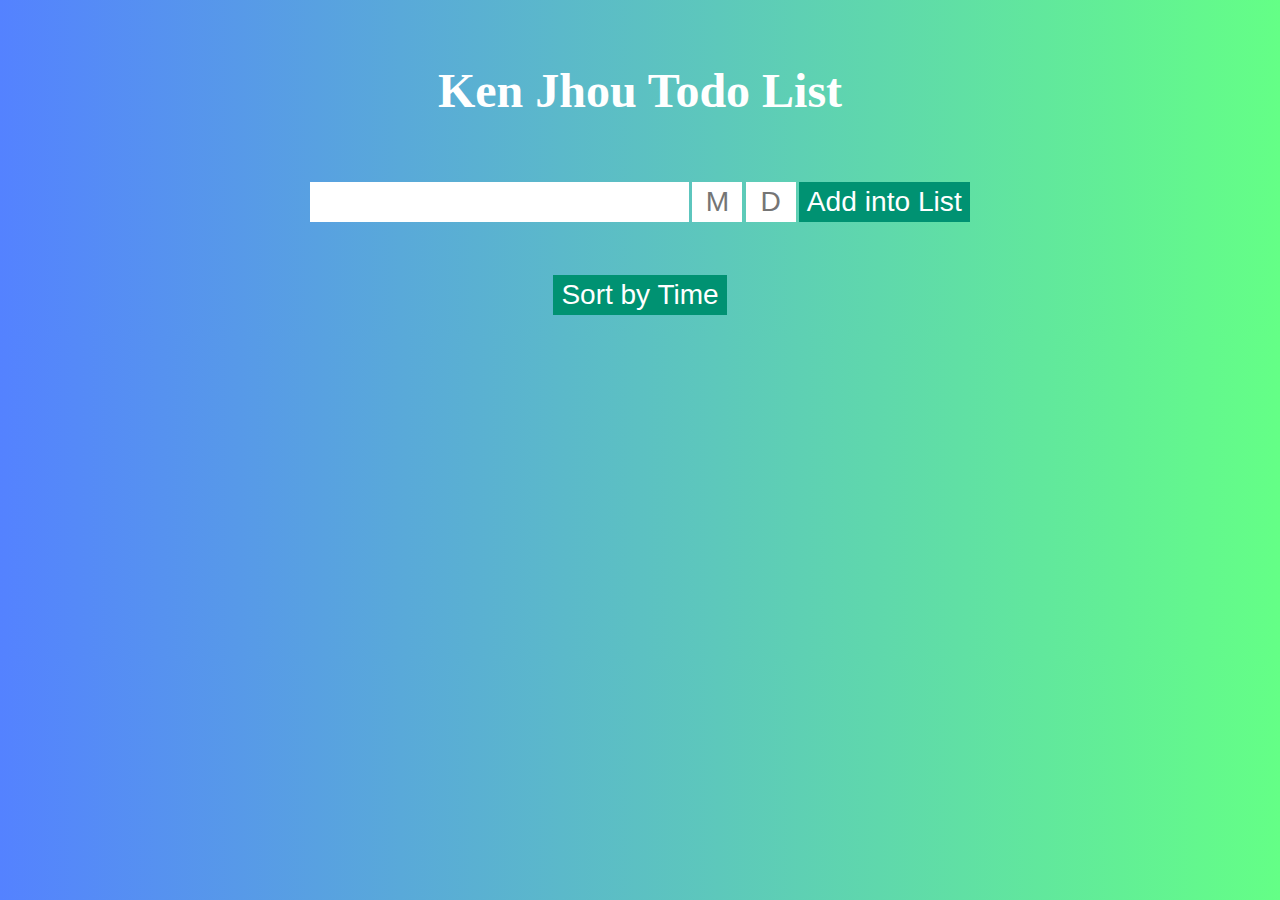
<file: TodoList/index.html>
<!DOCTYPE html>
<html lang="zh">
  <head>
    <meta charset="UTF-8" />
    <meta http-equiv="X-UA-Compatible" content="IE=edge" />
    <meta name="viewport" content="width=device-width, initial-scale=1.0" />
    <title>Todo List</title>
    <link rel="stylesheet" href="https://cdnjs.cloudflare.com/ajax/libs/font-awesome/6.1.1/css/all.min.css" integrity="sha512-KfkfwYDsLkIlwQp6LFnl8zNdLGxu9YAA1QvwINks4PhcElQSvqcyVLLD9aMhXd13uQjoXtEKNosOWaZqXgel0g==" crossorigin="anonymous" referrerpolicy="no-referrer" />
    <link rel="stylesheet" href="./styles/style.css" />

  </head>
  <body>
    <header>
      <h1>Ken Jhou Todo List</h1>
    </header>
    <form>
      <input type="text" />
      <input type="number" min="1" max="12" placeholder="M" required />
      <input type="number" min="1" max="31" placeholder="D" required />
      <button>Add into List</button>
    </form>

    <br>
    <br>

    <div class="sort">
      <button>Sort by Time</button>
    </div>
    <section></section>
  </body>
  <script src="./app.js"></script>
</html>
</file>
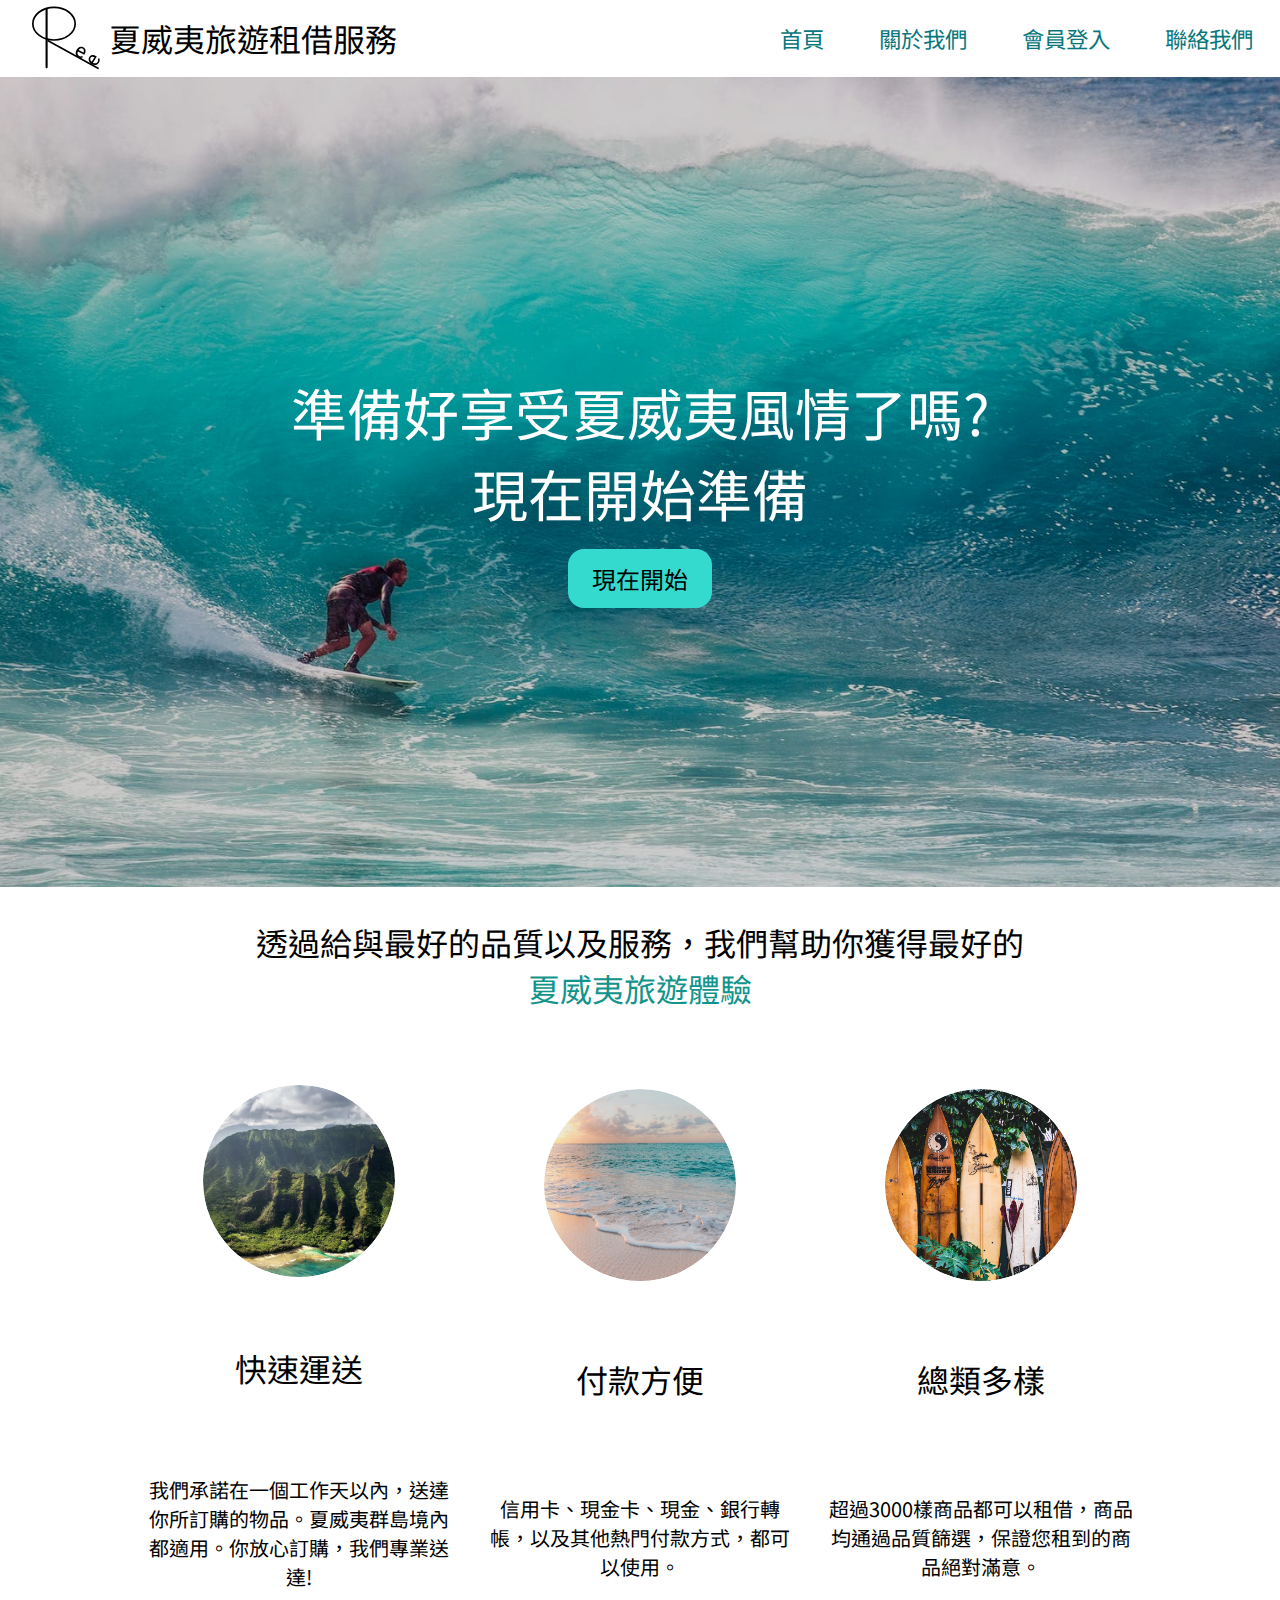
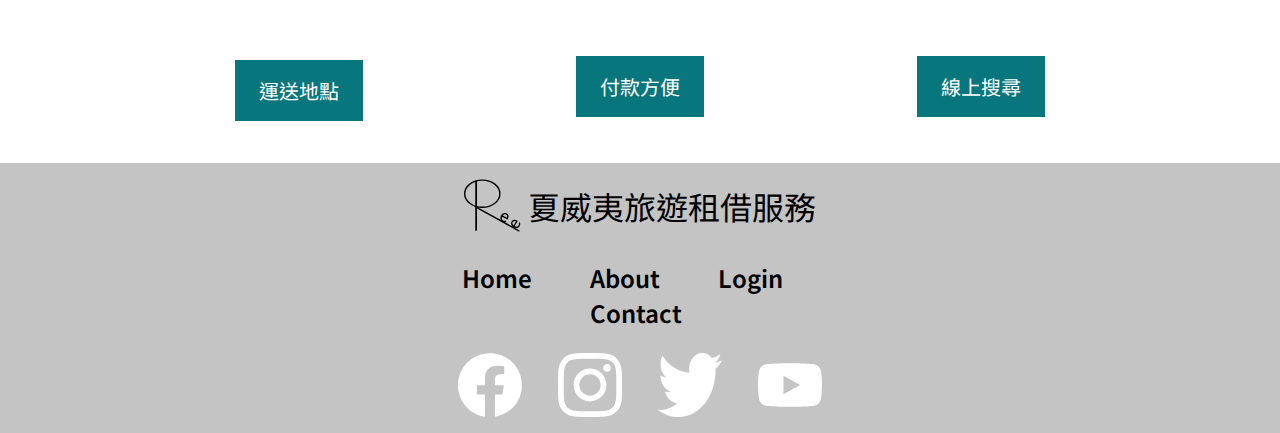
<file: protfolio/Hawaii/index.html>
<!DOCTYPE html>
<html lang="zh">
  <head>
    <meta charset="UTF-8" />
    <meta http-equiv="X-UA-Compatible" content="IE=edge" />
    <meta name="viewport" content="width=device-width, initial-scale=1.0" />
    <title>夏威夷旅遊租借服務 | 夏威夷最方便快速的旅遊出租服務網站</title>
    <meta
      name="description"
      content="我們提供夏威夷旅遊租借服務，例如:衝浪板、車子、帳篷等等。"
    />
    <meta name="robots" content="index, follow" />
    <!--google font setting-->
    <link rel="preconnect" href="https://fonts.googleapis.com" />
    <link rel="preconnect" href="https://fonts.gstatic.com" crossorigin />
    <link
      href="https://fonts.googleapis.com/css2?family=Noto+Sans+TC&display=swap"
      rel="stylesheet"
    />
    <link rel="stylesheet" href="./styles/styles.css" />
  </head>
  <body>
    <!--header-->
    <header>
      <div class="logo">
        <img src="./Icons/black logo.svg" alt="logo" />
        <h1>夏威夷旅遊租借服務</h1>
      </div>
      <nav>
        <ul>
          <li><a href="#"> 首頁</a></li>
          <li><a href="#">關於我們 </a></li>
          <li><a href="#">會員登入</a></li>
          <li><a href="#">聯絡我們</a></li>
        </ul>
      </nav>
    </header>

    <main>
      <!--img part of the first page-->
      <section class="backImage">
        <div class="filter"></div>
        <h3>準備好享受夏威夷風情了嗎?<br />現在開始準備</h3>
        <button class="Start">現在開始</button>
      </section>

      <!--sec page-->
      <section class="Second">
        <h2>
          透過給與最好的品質以及服務，我們幫助你獲得最好的<br />
          <span style="color: #12948c">夏威夷旅遊體驗</span>
        </h2>

        <section class="cards">
          <div class="card">
            <div class="image-container">
              <img
                src="./Pictures/braden-jarvis-prSogOoFmkw-unsplash.jpg"
                alt="picture"
                title="夏威夷群島山脈"
              />
            </div>
            <h4>快速運送</h4>
            <p>
              我們承諾在一個工作天以內，送達你所訂購的物品。夏威夷群島境內都適用。你放心訂購，我們專業送達!
            </p>
            <a href="#">運送地點</a>
          </div>
          <div class="card">
            <div class="image-container">
              <img
                src="./Pictures/sean-o-KMn4VEeEPR8-unsplash.jpg"
                alt="picture"
                title="夏威夷海灘"
              />
            </div>
            <h4>付款方便</h4>
            <p>
              信用卡、現金卡、現金、銀行轉帳，以及其他熱門付款方式，都可以使用。
            </p>
            <a href="#">付款方便</a>
          </div>
          <div class="card">
            <div class="image-container">
              <img
                src="./Pictures/tatonomusic-FFCgotROOTY-unsplash.jpg"
                alt="picture"
                title="衝浪板出租"
              />
            </div>
            <h4>總類多樣</h4>
            <p>
              超過3000樣商品都可以租借，商品均通過品質篩選，保證您租到的商品絕對滿意。
            </p>
            <a href="#">線上搜尋</a>
          </div>
        </section>
      </section>
    </main>

    <footer>
      <div class="logo">
        <img src="./Icons/black logo.svg" alt="logo" />
        <h1>夏威夷旅遊租借服務</h1>
      </div>
      <nav>
        <ul>
          <li><a href="#">Home</a></li>
          <li><a href="#">About</a></li>
          <li><a href="#">Login</a></li>
          <li><a href="#">Contact</a></li>
        </ul>
      </nav>
      <section class="links">
        <a href="#"
          ><img src="./Icons/facebook.svg" alt="Facebook" title="facebook專頁"
        /></a>
        <a href="#"><img src="./Icons/instagram.svg" alt="Instagram" /></a>
        <a href="#"><img src="./Icons/twitter.svg" alt="twitter" /></a>
        <a href="#"><img src="./Icons/youtube.svg" alt="Youtube" /></a>
      </section>
    </footer>
  </body>
  <script src="./app.js"></script>
</html>
</file>
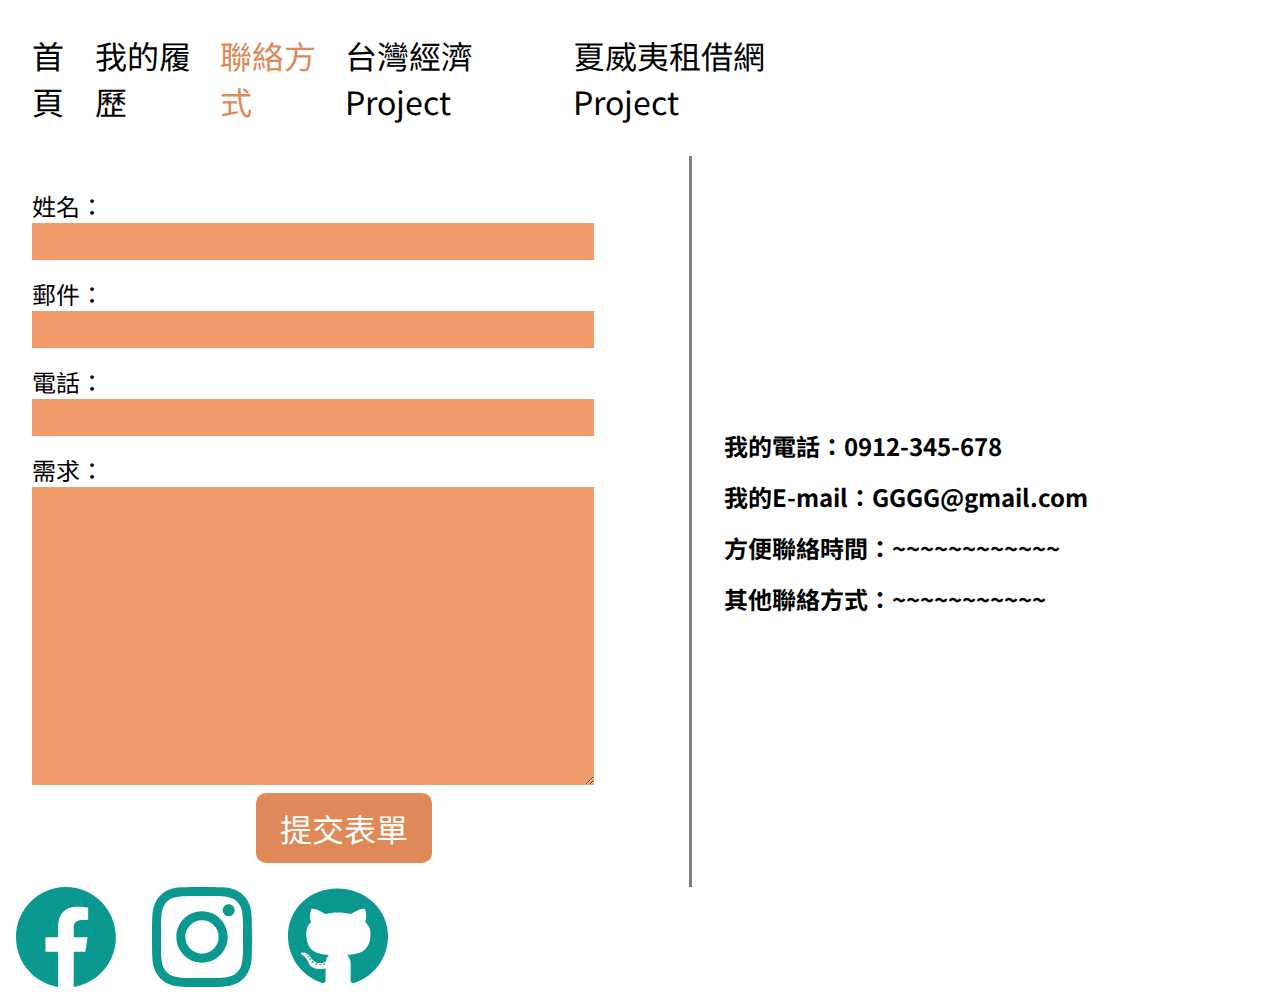
<file: protfolio/contact.html>
<!DOCTYPE html>
<html lang="zh">
<head>
    <meta charset="UTF-8">
    <meta http-equiv="X-UA-Compatible" content="IE=edge">
    <meta name="viewport" content="width=device-width, initial-scale=1.0">
    <!-- 作者 -->
    <meta name="author" content="Ken Jhou">
     <!-- 搜尋引擎可以索引，檢索 -->
    <meta name="robots" content="noindex, nofollow">
    <meta name="descripition" content="這是Ken Jhou的聯絡方式。">
    <link rel="preconnect" href="https://fonts.googleapis.com">
    <link rel="preconnect" href="https://fonts.gstatic.com" crossorigin>
    <link href="https://fonts.googleapis.com/css2?family=Noto+Sans+TC&display=swap" rel="stylesheet">
    <link rel="stylesheet" href="./styles/style.css">
    <title>聯絡方式 | Ken Jhou</title>
    
</head>
<body>
    <header>
        <nav>
            <ul>
                <li><a href="index.html">首頁</a></li>
                <li><a href="resume.html">我的履歷</a></li>
                <li><a class="active" href="#">聯絡方式</a></li>
                <li><a href="./台灣project/index.html" target="_blank">台灣經濟Project</a></li>
                <li><a href="./Hawaii/index.html" target="_blank">夏威夷租借網Project</a></li>
            </ul>
        </nav>
    </header>
    <main>
        <section class="form">
            <form>
                <div>
                    <label for="name">姓名：</label>
                    <input type="text" name="name">
                </div>
                <div>
                    <label for="email">郵件：</label>
                    <input type="email" name="email">
                </div>
                <div>
                    <label for="phone">電話：</label>
                    <input type="text" name="phone">
                </div>
                <div>
                    <label for="need">需求：</label>
                    <textarea name="need" rows="10"></textarea>
                </div>
                <button type="submit">提交表單</button>
            </form>
        </section>

        <div class="line"></div>

        <section class="contact">
            <div class="contact">
                <h2>我的電話：0912-345-678</h2>
                <h2>我的E-mail：GGGG@gmail.com</h2>
                <h2>方便聯絡時間：~~~~~~~~~~~~</h2>
                <h2>其他聯絡方式：~~~~~~~~~~~</h2>

            </div>
        </section>
    </main>

    <footer>
        <a href="#"><img src="./ICONS/facebook.svg" alt="facebook" title="facebook page"></a>
        <a href="#"><img src="./ICONS/instagram.svg" alt="instagram" title="instagram page"></a>
        <a href="#"><img src="./ICONS/github-brands 1.svg" alt="github" title="github page"></a>
    </footer>
    
</body>
</html>
</file>
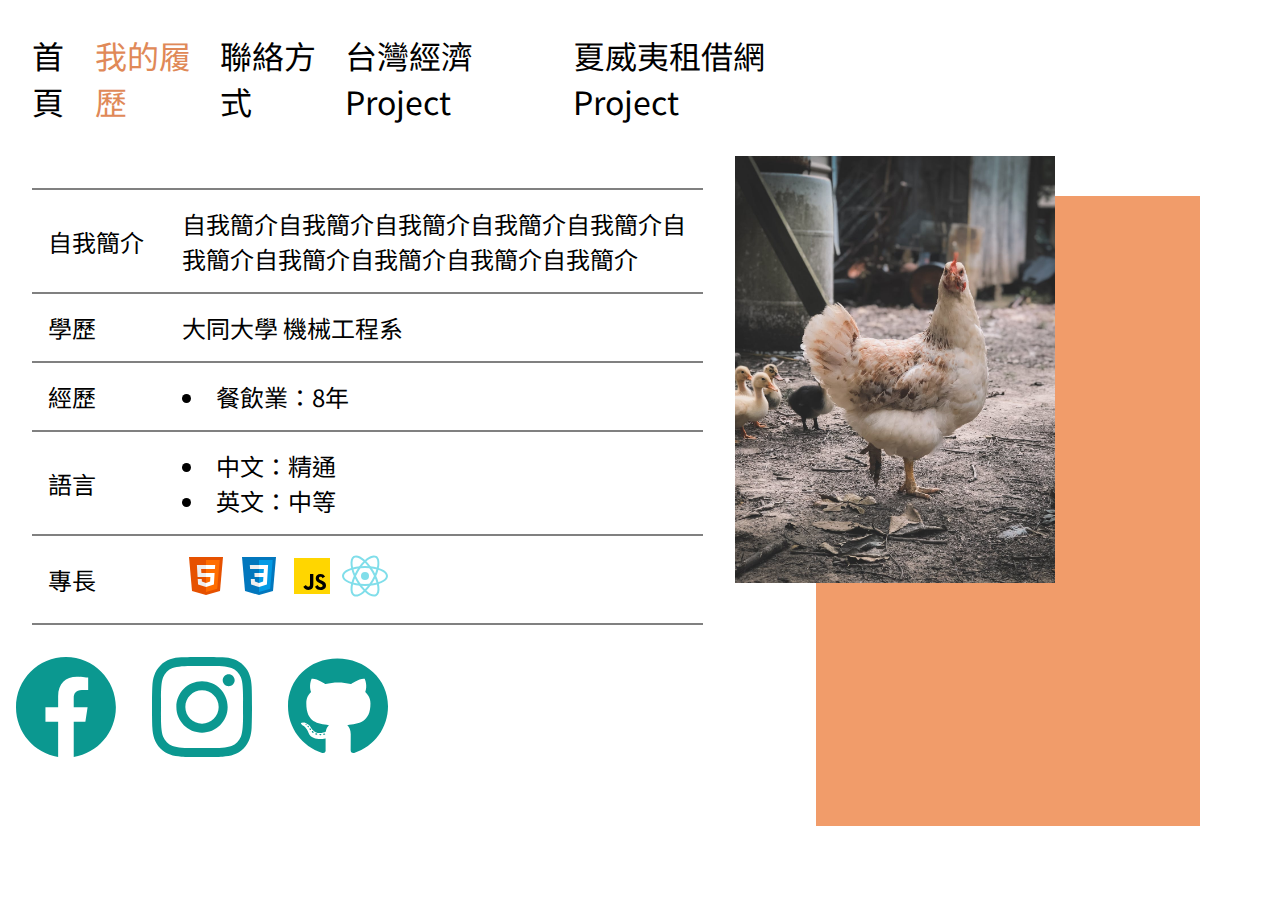
<file: protfolio/resume.html>
<!DOCTYPE html>
<html lang="zh">
<head>
    <meta charset="UTF-8">
    <meta http-equiv="X-UA-Compatible" content="IE=edge">
    <meta name="viewport" content="width=device-width, initial-scale=1.0">
    <!-- 作者 -->
    <meta name="author" content="Ken Jhou">
     <!-- 搜尋引擎可以索引，檢索 -->
    <meta name="robots" content="noidex, nofollow">
    <meta name="descripition" content="這是Ken Jhou的履歷。">
    <link rel="preconnect" href="https://fonts.googleapis.com">
    <link rel="preconnect" href="https://fonts.gstatic.com" crossorigin>
    <link href="https://fonts.googleapis.com/css2?family=Noto+Sans+TC&display=swap" rel="stylesheet">
    <link rel="stylesheet" href="./styles/style.css">
    <title>我的履歷 | Ken Jhou</title>
    
</head>
<body>
    <header>
        <nav>
            <ul>
                <li><a href="index.html">首頁</a></li>
                <li><a class="active" href="#">我的履歷</a></li>
                <li><a href="contact.html">聯絡方式</a></li>
                <li><a href="./台灣project/index.html" target="_blank">台灣經濟Project</a></li>
                <li><a href="./Hawaii/index.html" target="_blank">夏威夷租借網Project</a></li>
            </ul>
        </nav>
    </header>

    <main>
        <section class="table">
            <table>
                <tr style="border-top:2px solid gray;"></tr>
                <tr>
                    <td style="width: 20%;">自我簡介</td>
                    <td style="width: 80%;">自我簡介自我簡介自我簡介自我簡介自我簡介自我簡介自我簡介自我簡介自我簡介自我簡介</td>
                </tr>
                <tr>
                    <td>學歷</td>
                    <td>大同大學 機械工程系</td>
                </tr>
                <tr>
                    <td>經歷</td>
                    <td>
                        <ul>
                            <li>餐飲業：8年</li>
                        </ul>
                    </td>
                </tr>
                <tr>
                    <td>語言</td>
                    <td>
                        <ul>
                            <li>中文：精通</li>
                            <li>英文：中等</li>
                        </ul>
                    </td>
                    
                </tr>
                <tr>
                    <td>專長</td>
                    <td>
                        <img src="./ICONS/icons8-html-5.svg" title="HTML5" alt="HTML5">
                        <img src="./ICONS/icons8-css3.svg" title="CSS3" alt="CSS3">
                        <img src="./ICONS/icons8-javascript.svg" title="JaveScript" alt="JaveScript">
                        <img src="./ICONS/icons8-react-native.svg" title="React" alt="React">
                    </td>
                </tr>
            </table>
            
        </section>

        <section class="picture">
            <img src="./picture.jpeg" alt="">
            <div class="orangeBackground"></div>
        </section>
    </main>

    <footer>
        <a href="#"><img src="./ICONS/facebook.svg" alt="facebook" title="facebook page"></a>
        <a href="#"><img src="./ICONS/instagram.svg" alt="instagram" title="instagram page"></a>
        <a href="#"><img src="./ICONS/github-brands 1.svg" alt="github" title="github page"></a>
    </footer>
</body>
</html>
</file>
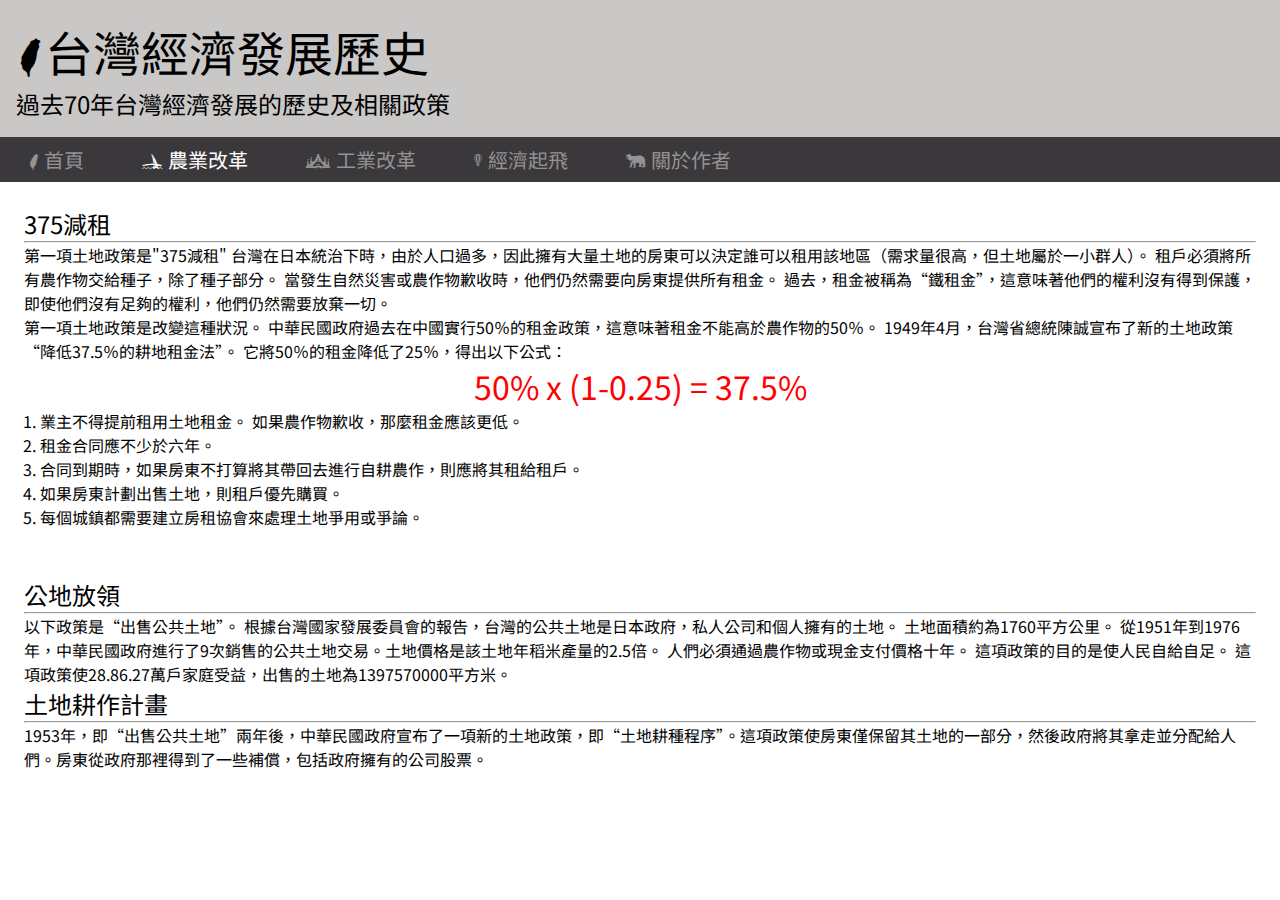
<file: protfolio/台灣project/agricultural reform.html>
<!DOCTYPE html>
<html lang="zh-Hant">
<head>
    <meta charset="UTF-8">
        <meta http-equiv="X-UA-Compatible" content="IE=edge">
        <meta name="viewport" content="width=device-width, initial-scale=1.0">
        <title>台灣發展歷史網頁||農業改革</title>
        <meta name="description" content="此網站介紹台灣過去70年的經濟發展與相關政策">
        <link rel="preconnect" href="https://fonts.googleapis.com">
        <link rel="preconnect" href="https://fonts.gstatic.com" crossorigin>
        <link rel="shortcut icon" href="./taiwanIcon.png">
        <link rel="bookmark" href="./taiwanIcon.png">
        <link href="https://fonts.googleapis.com/css2?family=Noto+Sans+TC&display=swap" rel="stylesheet"> 
        <link rel="stylesheet" href="./style.css">
        <link rel="stylesheet" href="./twicon.css">
</head>
<body>
    <!--標題-->
    <header>
        <h1 class="headerTitle"><i class="twicon-main-island"></i>台灣經濟發展歷史</h1>
        <h3 class="headerText">過去70年台灣經濟發展的歷史及相關政策</h3>
    </header>

    <!--導覽列-->
    <nav>
        <ul>
            <li><a href="./index.html"><i class="twicon-main-island"></i>   首頁</a></li>                
            <li><a class="active" href="#"><i class="twicon-lovers-brg"></i>  農業改革</a></li>                
            <li><a href="./industrial reform.html"><i class="twicon-foguangshan"></i>  工業改革</a></li>                
            <li><a href="./economic take-off.html"><i class="twicon-balloon"></i>  經濟起飛</a></li>                
            <li><a href="./About the author.html"><i class="twicon-black-bear"></i>  關於作者</a></li>                
        </ul>
    </nav>
    <!--主要內容-->
    <main>
        <section class="left">
            <h2>375減租</h2>
            <hr>
            <p>第一項土地政策是"375減租" 台灣在日本統治下時，由於人口過多，因此擁有大量土地的房東可以決定誰可以租用該地區（需求量很高，但土地屬於一小群人）。 租戶必須將所有農作物交給種子，除了種子部分。 當發生自然災害或農作物歉收時，他們仍然需要向房東提供所有租金。 過去，租金被稱為“鐵租金”，這意味著他們的權利沒有得到保護，即使他們沒有足夠的權利，他們仍然需要放棄一切。</p>
            <p>第一項土地政策是改變這種狀況。 中華民國政府過去在中國實行50％的租金政策，這意味著租金不能高於農作物的50％。 1949年4月，台灣省總統陳誠宣布了新的土地政策“降低37.5％的耕地租金法”。 它將50％的租金降低了25％，得出以下公式：</p>
            <p class="Formula">50% x (1-0.25) = 37.5%</p>
            <ol style="margin-left: 1rem;">
                <li>業主不得提前租用土地租金。 如果農作物歉收，那麼租金應該更低。</li>
                <li>租金合同應不少於六年。</li>
                <li>合同到期時，如果房東不打算將其帶回去進行自耕農作，則應將其租給租戶。</li>
                <li>如果房東計劃出售土地，則租戶優先購買。</li>
                <li>每個城鎮都需要建立房租協會來處理土地爭用或爭論。</li>
            </ol>
            <br>
            <br>
            <h2>公地放領</h2>
            <hr>
            <p>以下政策是“出售公共土地”。 根據台灣國家發展委員會的報告，台灣的公共土地是日本政府，私人公司和個人擁有的土地。 土地面積約為1760平方公里。 從1951年到1976年，中華民國政府進行了9次銷售的公共土地交易。土地價格是該土地年稻米產量的2.5倍。 人們必須通過農作物或現金支付價格十年。 這項政策的目的是使人民自給自足。 這項政策使28.86.27萬戶家庭受益，出售的土地為1397570000平方米。</p>
            <h2>土地耕作計畫</h2>
            <hr>
            <p>1953年，即“出售公共土地”兩年後，中華民國政府宣布了一項新的土地政策，即“土地耕種程序”。這項政策使房東僅保留其土地的一部分，然後政府將其拿走並分配給人們。房東從政府那裡得到了一些補償，包括政府擁有的公司股票。</p>
        </section>
    </main>

    
</body>
</html>
</file>
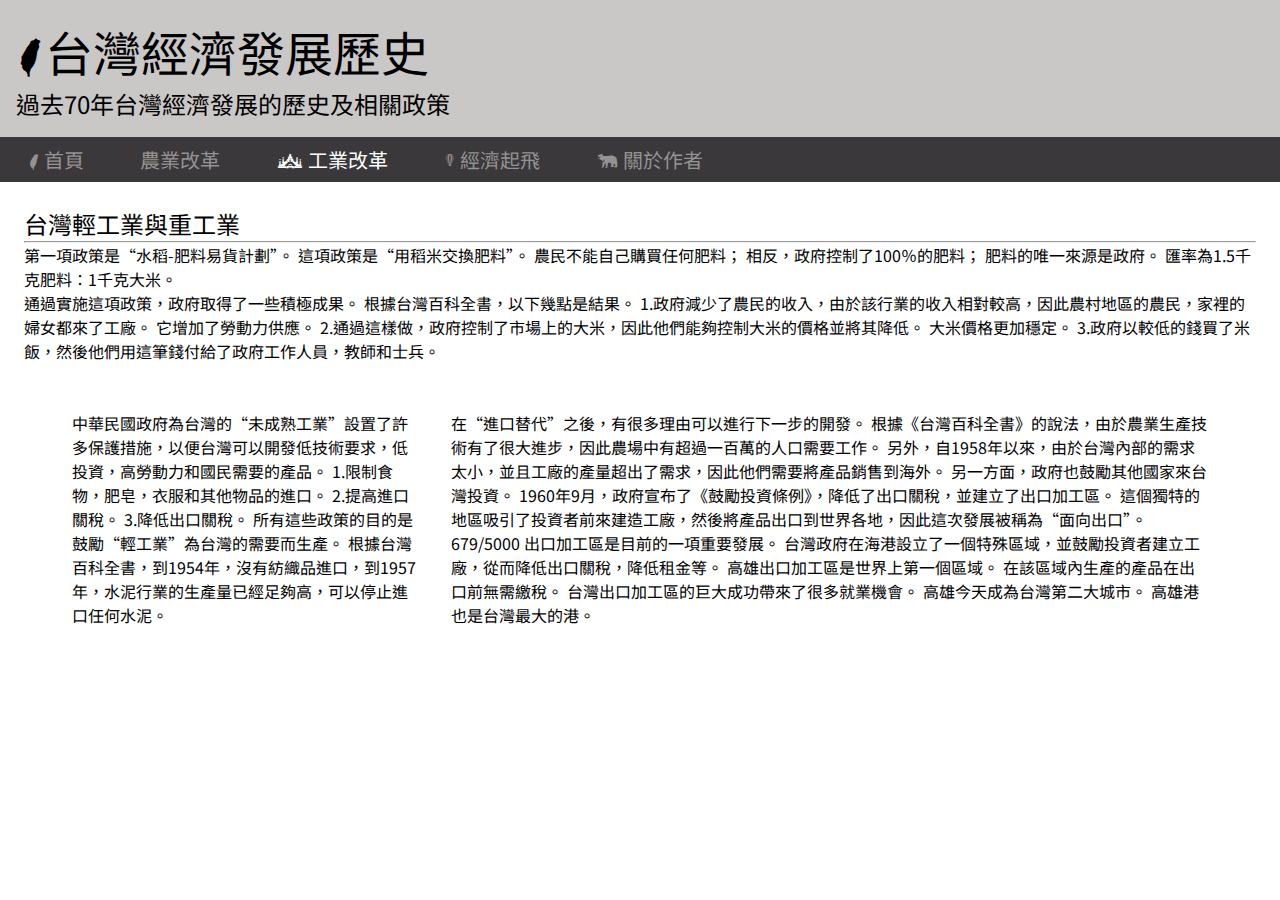
<file: protfolio/台灣project/industrial reform.html>
<!DOCTYPE html>
<html lang="zh-Hant">
<head>
    <meta charset="UTF-8">
        <meta http-equiv="X-UA-Compatible" content="IE=edge">
        <meta name="viewport" content="width=device-width, initial-scale=1.0">
        <title>台灣發展歷史網頁||工業改革</title>
        <meta name="description" content="此網站介紹台灣過去70年的經濟發展與相關政策">
        <link rel="preconnect" href="https://fonts.googleapis.com">
        <link rel="preconnect" href="https://fonts.gstatic.com" crossorigin>
        <link rel="shortcut icon" href="./taiwanIcon.png">
        <link rel="bookmark" href="./taiwanIcon.png">
        <link href="https://fonts.googleapis.com/css2?family=Noto+Sans+TC&display=swap" rel="stylesheet"> 
        <link rel="stylesheet" href="./style.css">
        <link rel="stylesheet" href="./twicon.css">
</head>
<body>
    <!--標題-->
    <header>
        <h1 class="headerTitle"><i class="twicon-main-island"></i>台灣經濟發展歷史</h1>
        <h3 class="headerText">過去70年台灣經濟發展的歷史及相關政策</h3>
    </header>

    <!--導覽列-->
    <nav>
        <ul>
            <li><a href="./index.html"><i class="twicon-main-island"></i>   首頁</a></li>                
            <li><a href="./agricultural reform.html"></i>  農業改革</a></li>                
            <li><a class="active" href="#"><i class="twicon-foguangshan"></i>  工業改革</a></li>                
            <li><a href="./economic take-off.html"><i class="twicon-balloon"></i>  經濟起飛</a></li>                
            <li><a href="./About the author.html"><i class="twicon-black-bear"></i>  關於作者</a></li>                
        </ul>
    </nav>
    <!--內容-->
    <main>
        <section class="left">
            <h2>台灣輕工業與重工業</h2>
            <hr>
            <p>第一項政策是“水稻-肥料易貨計劃”。 這項政策是“用稻米交換肥料”。 農民不能自己購買任何肥料； 相反，政府控制了100％的肥料； 肥料的唯一來源是政府。 匯率為1.5千克肥料：1千克大米。</p>
            <p>通過實施這項政策，政府取得了一些積極成果。 根據台灣百科全書，以下幾點是結果。 1.政府減少了農民的收入，由於該行業的收入相對較高，因此農村地區的農民，家裡的婦女都來了工廠。 它增加了勞動力供應。 2.通過這樣做，政府控制了市場上的大米，因此他們能夠控制大米的價格並將其降低。 大米價格更加穩定。 3.政府以較低的錢買了米飯，然後他們用這筆錢付給了政府工作人員，教師和士兵。</p>
        <div class="center">
            <p>中華民國政府為台灣的“未成熟工業”設置了許多保護措施，以便台灣可以開發低技術要求，低投資，高勞動力和國民需要的產品。 1.限制食物，肥皂，衣服和其他物品的進口。 2.提高進口關稅。 3.降低出口關稅。 所有這些政策的目的是鼓勵“輕工業”為台灣的需要而生產。 根據台灣百科全書，到1954年，沒有紡織品進口，到1957年，水泥行業的生產量已經足夠高，可以停止進口任何水泥。
            </p>
            <p>在“進口替代”之後，有很多理由可以進行下一步的開發。 根據《台灣百科全書》的說法，由於農業生產技術有了很大進步，因此農場中有超過一百萬的人口需要工作。 另外，自1958年以來，由於台灣內部的需求太小，並且工廠的產量超出了需求，因此他們需要將產品銷售到海外。 另一方面，政府也鼓勵其他國家來台灣投資。 1960年9月，政府宣布了《鼓勵投資條例》，降低了出口關稅，並建立了出口加工區。 這個獨特的地區吸引了投資者前來建造工廠，然後將產品出口到世界各地，因此這次發展被稱為“面向出口”。 679/5000 出口加工區是目前的一項重要發展。 台灣政府在海港設立了一個特殊區域，並鼓勵投資者建立工廠，從而降低出口關稅，降低租金等。 高雄出口加工區是世界上第一個區域。 在該區域內生產的產品在出口前無需繳稅。 台灣出口加工區的巨大成功帶來了很多就業機會。 高雄今天成為台灣第二大城市。 高雄港也是台灣最大的港。
            </p>
        </div>
        </section>
    </main>
</body>
</html>
</file>
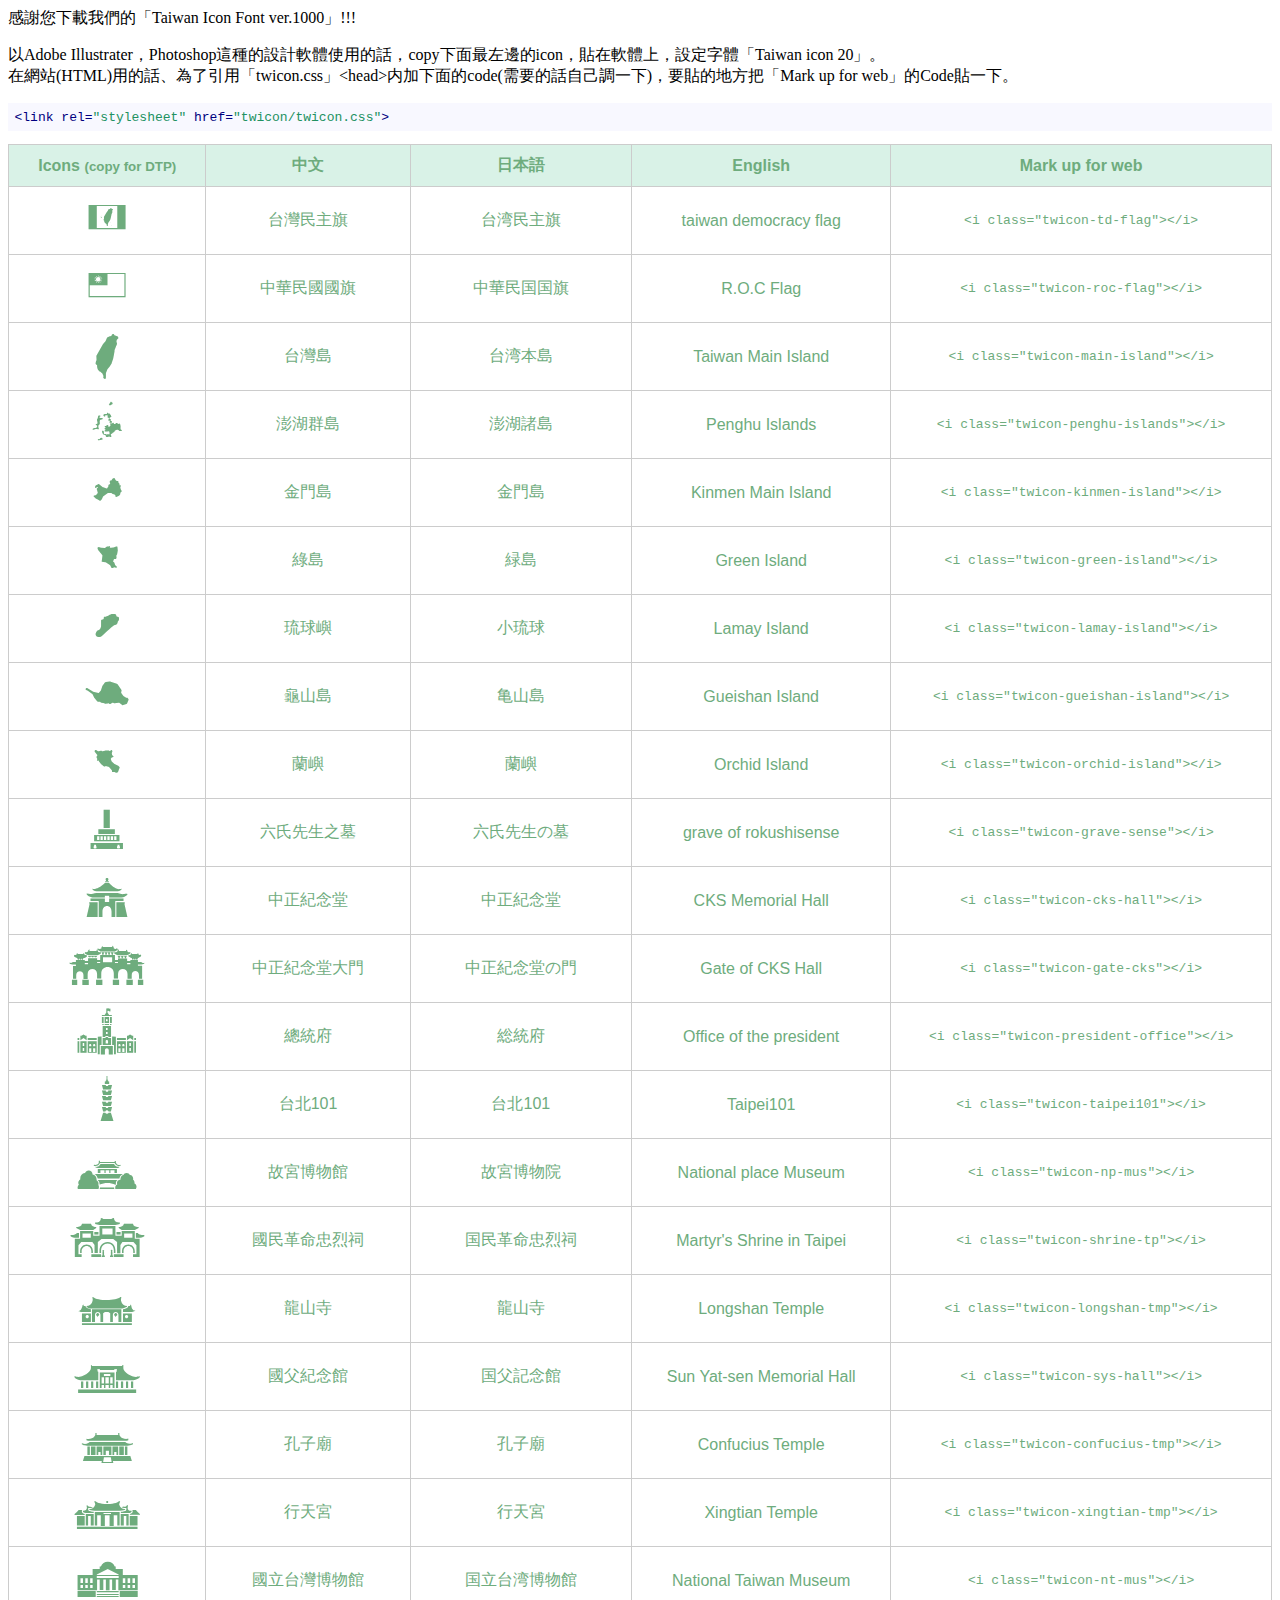
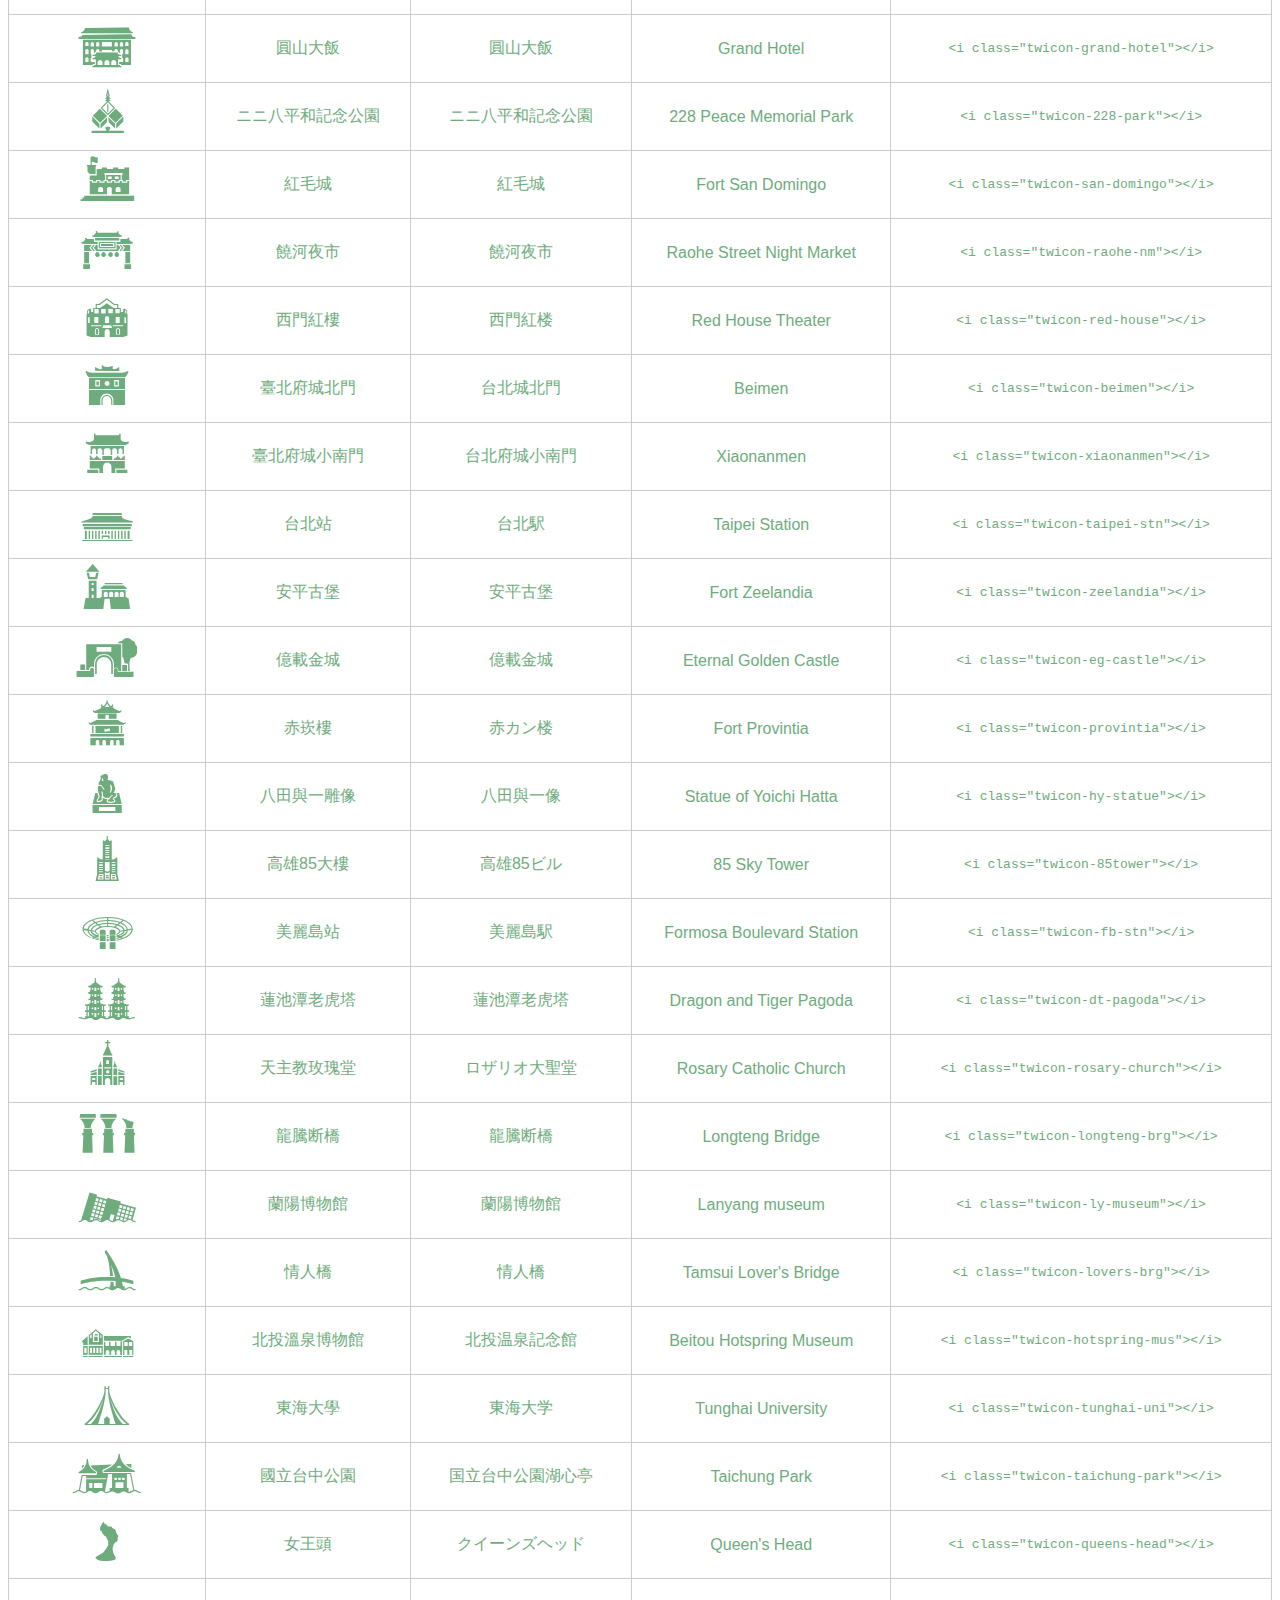
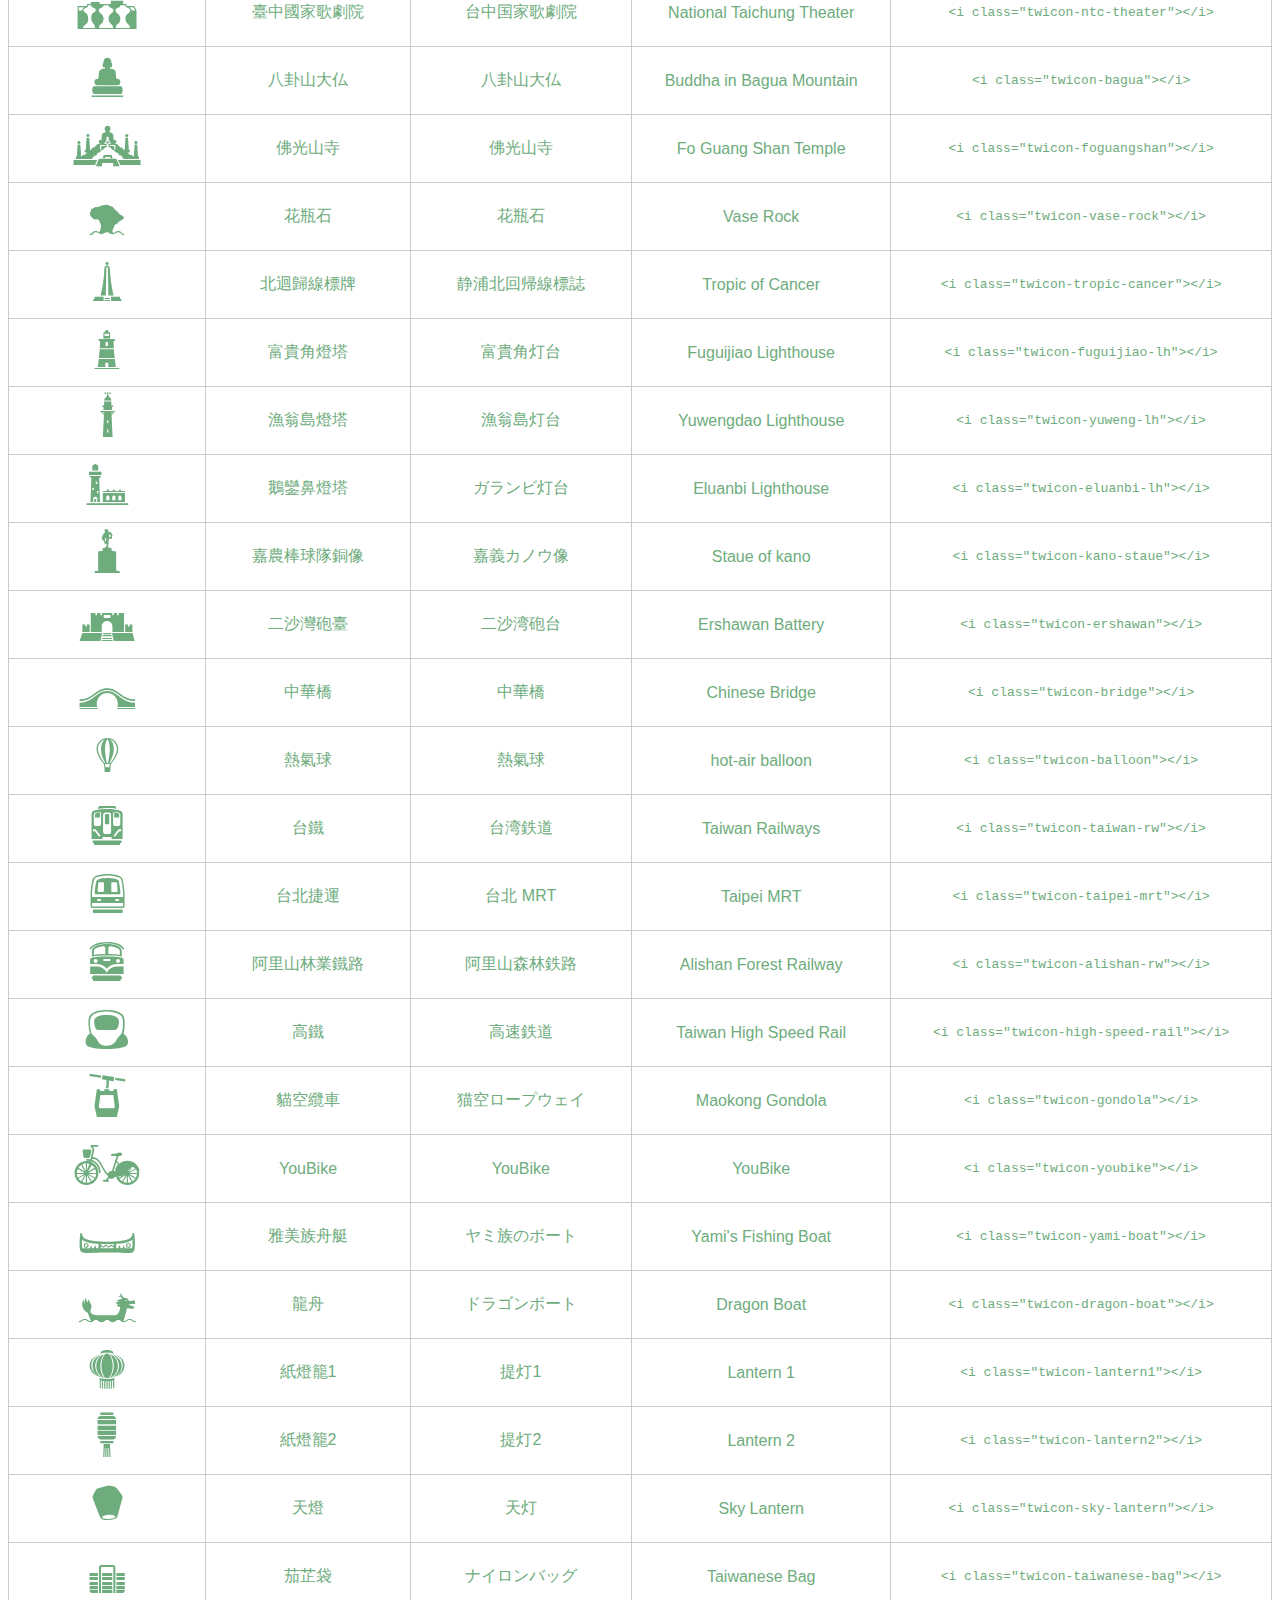
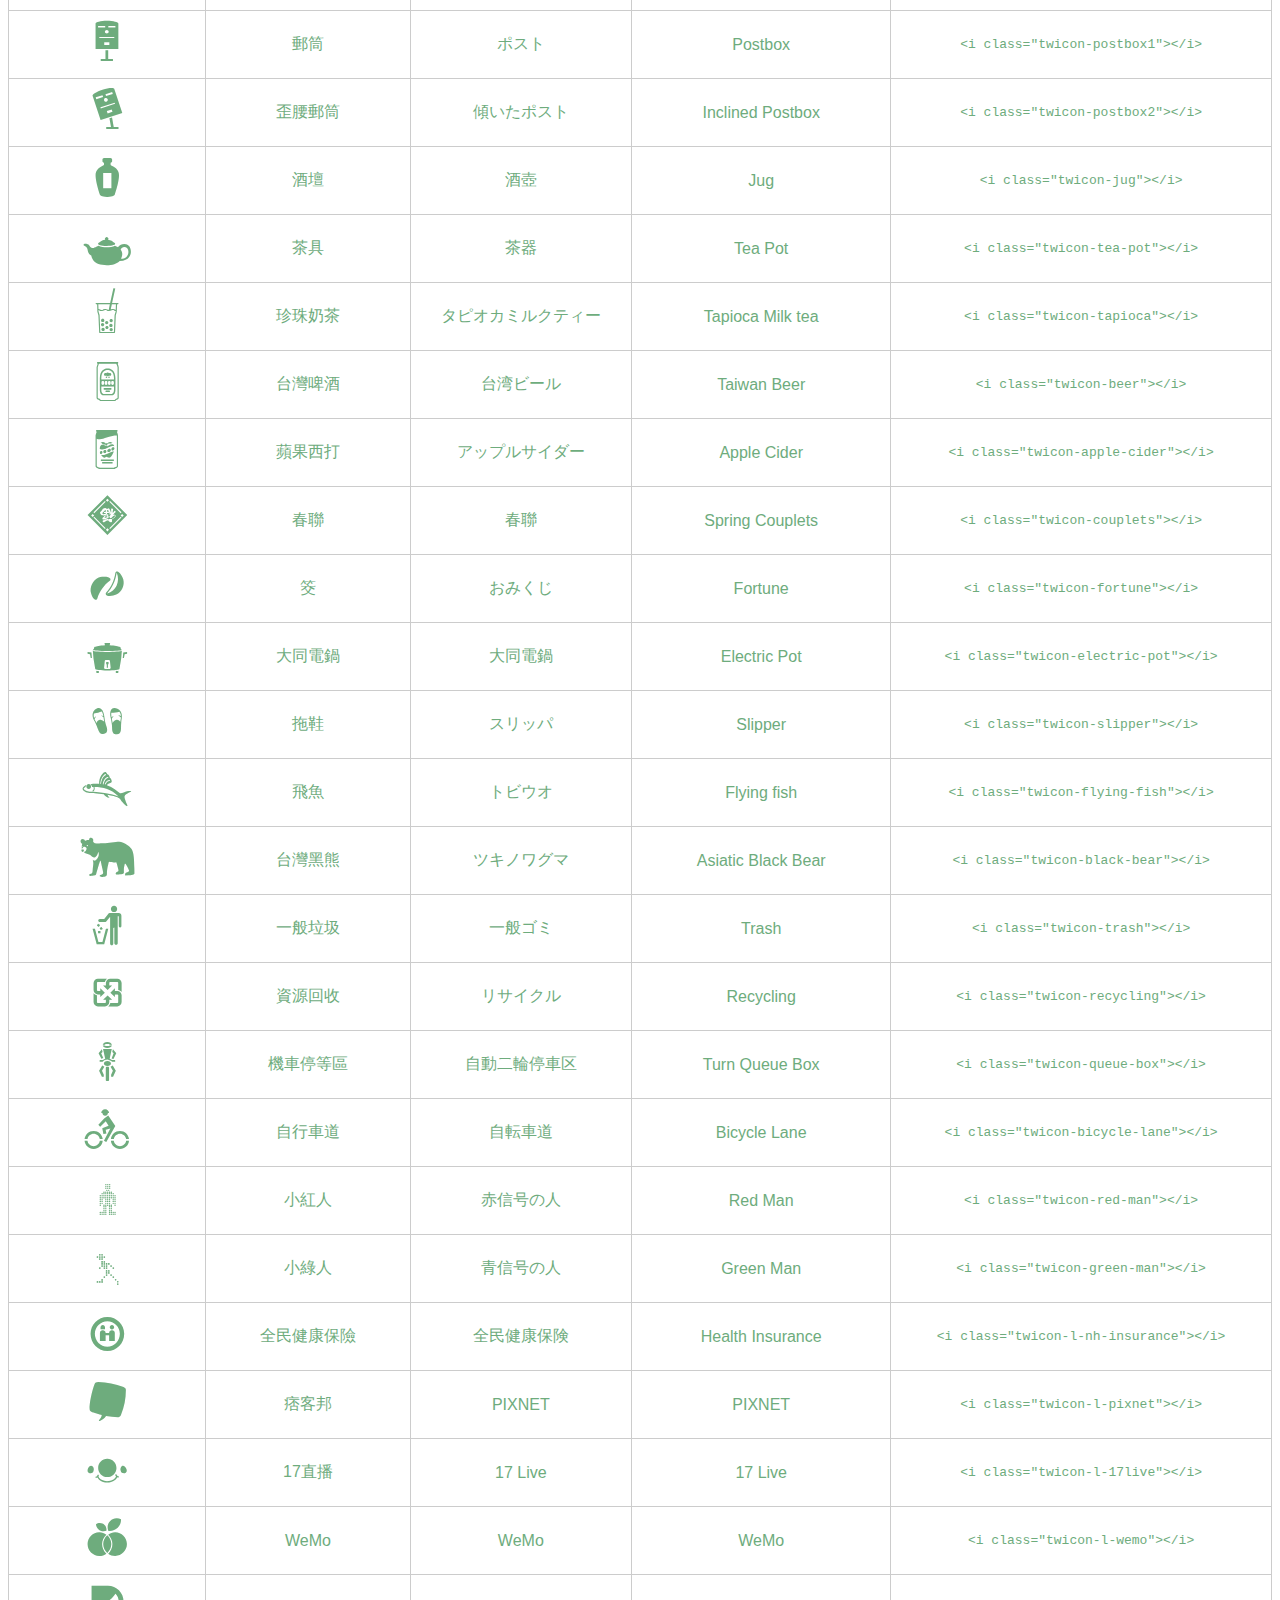
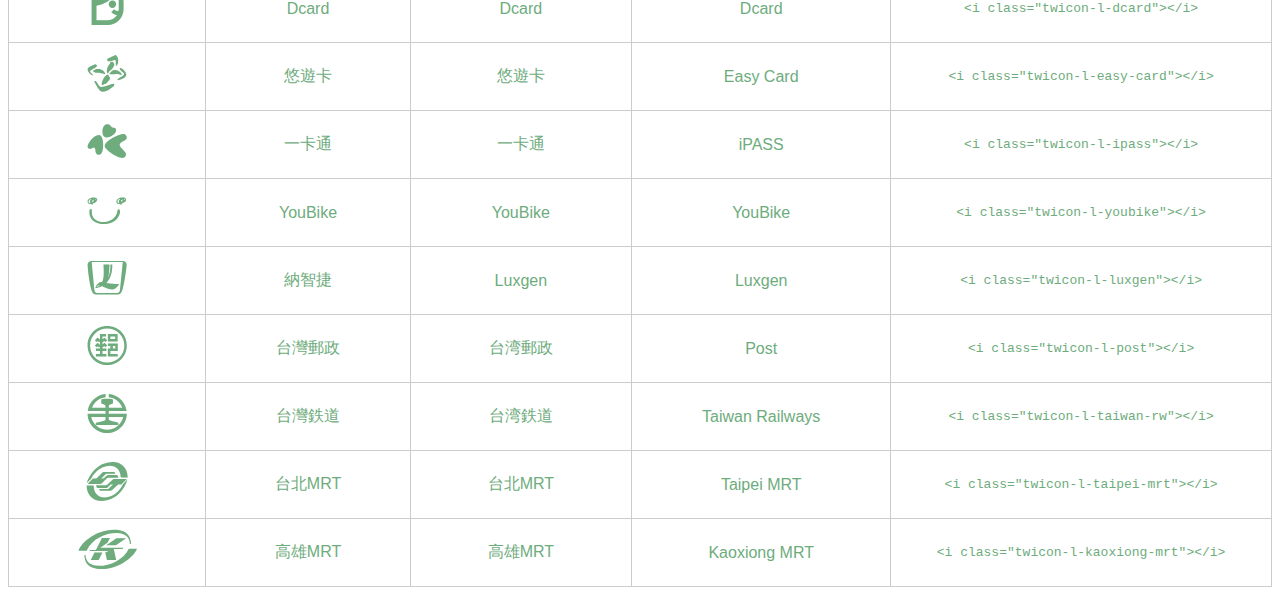
<file: protfolio/台灣project/List.html>
<head>
 <title>一覽表|一覧表|List</title>
 <style type="text/css">
  table{
    width: 100%;
    border-collapse: collapse;
    border-spacing: 0;
    color:#6EAC7D;
    font-family: sans-serif ;
  }

  table th{
    padding: 10px 20px;
    text-align: center;
    border: 1px solid #ccc;
    background-color: #D9F2E7
  }

  table td{
    padding: 0px 20px;
    text-align: center;
    border: 1px solid #ccc;
  }

  table td.icon {
    font-family: "twicon" ;
    font-size: 3.5em ;
    border: 1px solid #ccc;
  }

  table tr:hover{
    background-color: #4A7756;
    color:#fff;
  }

  @font-face {
   font-family: 'twicon';
   src: url('twicon.woff') ;
   src: url('twicon.woff2') ;
  }
 </style>
</head>
<body>
 <p>
   感謝您下載我們的「Taiwan Icon Font ver.1000」!!!
 </p>
 <p>
   以Adobe Illustrater，Photoshop這種的設計軟體使用的話，copy下面最左邊的icon，貼在軟體上，設定字體「Taiwan icon 20」。
  <br>在網站(HTML)用的話、為了引用「twicon.css」&lt;head&gt;内加下面的code(需要的話自己調一下)，要貼的地方把「Mark up for web」的Code貼一下。
  <pre style="display:block;overflow-x:auto;padding:0.5em;color:#000;background:#f8f8ff"><code><span style="color:#000080;font-weight:normal">&lt;<span style="color:#000080;font-weight:normal">link</span> <span class="hljs-attr">rel</span>=<span style="color:#219161">&quot;stylesheet&quot;</span> <span class="hljs-attr">href</span>=<span style="color:#219161">&quot;twicon/twicon.css&quot;</span>&gt;</span></code></pre>

 <table>
  <tr>
    <th>Icons <small>(copy for DTP)</small></th>
    <th>中文</th>
    <th>日本語</th>
    <th>English</th>
    <th>Mark up for web</th>
  </tr>
  <tr>
    <td class="icon">ꀀ</td>
    <td>台灣民主旗</td>
    <td>台湾民主旗</td>
    <td>taiwan democracy flag</td>
    <td><code>&lt;i class="twicon-td-flag"&gt;&lt;/i&gt;</code></td>
  </tr>
  <tr>
    <td class="icon">ꀁ</td>
    <td>中華民國國旗</td>
    <td>中華民国国旗</td>
    <td>R.O.C Flag</td>
    <td><code>&lt;i class="twicon-roc-flag"&gt;&lt;/i&gt;</code></td>
  </tr>
  <tr>
    <td class="icon">ꀂ</td>
    <td>台灣島</td>
    <td>台湾本島</td>
    <td>Taiwan Main Island</td>
    <td><code>&lt;i class="twicon-main-island"&gt;&lt;/i&gt;</code></td>
  </tr>
  <tr>
    <td class="icon">ꀃ</td>
    <td>澎湖群島</td>
    <td>澎湖諸島</td>
    <td>Penghu Islands</td>
    <td><code>&lt;i class="twicon-penghu-islands"&gt;&lt;/i&gt;</code></td>
  </tr>
  <tr>
    <td class="icon">ꀄ</td>
    <td>金門島</td>
    <td>金門島</td>
    <td>Kinmen Main Island</td>
    <td><code>&lt;i class="twicon-kinmen-island"&gt;&lt;/i&gt;</code></td>
  </tr>
  <tr>
    <td class="icon">ꀅ</td>
    <td>綠島</td>
    <td>緑島</td>
    <td>Green Island</td>
    <td><code>&lt;i class="twicon-green-island"&gt;&lt;/i&gt;</code></td>
  </tr>
  <tr>
    <td class="icon">ꀆ</td>
    <td>琉球嶼</td>
    <td>小琉球</td>
    <td>Lamay Island</td>
    <td><code>&lt;i class="twicon-lamay-island"&gt;&lt;/i&gt;</code></td>
  </tr>
  <tr>
    <td class="icon">ꀇ</td>
    <td>龜山島</td>
    <td>亀山島</td>
    <td>Gueishan Island</td>
    <td><code>&lt;i class="twicon-gueishan-island"&gt;&lt;/i&gt;</code></td>
  </tr>
  <tr>
    <td class="icon">ꀈ</td>
    <td>蘭嶼</td>
    <td>蘭嶼</td>
    <td>Orchid Island</td>
    <td><code>&lt;i class="twicon-orchid-island"&gt;&lt;/i&gt;</code></td>
  </tr>
  <tr>
    <td class="icon">ꀉ</td>
    <td>六氏先生之墓</td>
    <td>六氏先生の墓</td>
    <td>grave of rokushisense</td>
    <td><code>&lt;i class="twicon-grave-sense"&gt;&lt;/i&gt;</code></td>
  </tr>
  <tr>
    <td class="icon">ꀊ</td>
    <td>中正紀念堂</td>
    <td>中正紀念堂</td>
    <td>CKS Memorial Hall</td>
    <td><code>&lt;i class="twicon-cks-hall"&gt;&lt;/i&gt;</code></td>
  </tr>
  <tr>
    <td class="icon">ꀋ</td>
    <td>中正紀念堂大門</td>
    <td>中正紀念堂の門</td>
    <td>Gate of CKS Hall</td>
    <td><code>&lt;i class="twicon-gate-cks"&gt;&lt;/i&gt;</code></td>
  </tr>
  <tr>
    <td class="icon">ꀌ</td>
    <td>總統府</td>
    <td>総統府</td>
    <td>Office of the president</td>
    <td><code>&lt;i class="twicon-president-office"&gt;&lt;/i&gt;</code></td>
  </tr>
  <tr>
    <td class="icon">ꀍ</td>
    <td>台北101</td>
    <td>台北101</td>
    <td>Taipei101</td>
    <td><code>&lt;i class="twicon-taipei101"&gt;&lt;/i&gt;</code></td>
  </tr>
  <tr>
    <td class="icon">ꀎ</td>
    <td>故宮博物館</td>
    <td>故宮博物院</td>
    <td>National place Museum</td>
    <td><code>&lt;i class="twicon-np-mus"&gt;&lt;/i&gt;</code></td>
  </tr>
  <tr>
    <td class="icon">ꀏ</td>
    <td>國民革命忠烈祠</td>
    <td>国民革命忠烈祠</td>
    <td>Martyr's Shrine in Taipei</td>
    <td><code>&lt;i class="twicon-shrine-tp"&gt;&lt;/i&gt;</code></td>
  </tr>
  <tr>
    <td class="icon">ꀐ</td>
    <td>龍山寺</td>
    <td>龍山寺</td>
    <td>Longshan Temple</td>
    <td><code>&lt;i class="twicon-longshan-tmp"&gt;&lt;/i&gt;</code></td>
  </tr>
  <tr>
    <td class="icon">ꀑ</td>
    <td>國父紀念館</td>
    <td>国父記念館</td>
    <td>Sun Yat-sen Memorial Hall</td>
    <td><code>&lt;i class="twicon-sys-hall"&gt;&lt;/i&gt;</code></td>
  </tr>
  <tr>
    <td class="icon">ꀒ</td>
    <td>孔子廟</td>
    <td>孔子廟</td>
    <td>Confucius Temple</td>
    <td><code>&lt;i class="twicon-confucius-tmp"&gt;&lt;/i&gt;</code></td>
  </tr>
  <tr>
    <td class="icon">ꀓ</td>
    <td>行天宮</td>
    <td>行天宮</td>
    <td>Xingtian Temple</td>
    <td><code>&lt;i class="twicon-xingtian-tmp"&gt;&lt;/i&gt;</code></td>
  </tr>
  <tr>
    <td class="icon">ꀔ</td>
    <td>國立台灣博物館</td>
    <td>国立台湾博物館</td>
    <td>National Taiwan Museum</td>
    <td><code>&lt;i class="twicon-nt-mus"&gt;&lt;/i&gt;</code></td>
  </tr>
  <tr>
    <td class="icon">ꀕ</td>
    <td>圓山大飯</td>
    <td>圓山大飯</td>
    <td>Grand Hotel</td>
    <td><code>&lt;i class="twicon-grand-hotel"&gt;&lt;/i&gt;</code></td>
  </tr>
  <tr>
    <td class="icon">ꀖ</td>
    <td>ニニ八平和記念公園</td>
    <td>ニニ八平和記念公園</td>
    <td>228 Peace Memorial Park</td>
    <td><code>&lt;i class="twicon-228-park"&gt;&lt;/i&gt;</code></td>
  </tr>
  <tr>
    <td class="icon">ꀗ</td>
    <td>紅毛城</td>
    <td>紅毛城</td>
    <td>Fort San Domingo</td>
    <td><code>&lt;i class="twicon-san-domingo"&gt;&lt;/i&gt;</code></td>
  </tr>
  <tr>
    <td class="icon">ꀘ</td>
    <td>饒河夜市</td>
    <td>饒河夜市</td>
    <td>Raohe Street Night Market</td>
    <td><code>&lt;i class="twicon-raohe-nm"&gt;&lt;/i&gt;</code></td>
  </tr>
  <tr>
    <td class="icon">ꀙ</td>
    <td>西門紅樓</td>
    <td>西門紅楼</td>
    <td>Red House Theater</td>
    <td><code>&lt;i class="twicon-red-house"&gt;&lt;/i&gt;</code></td>
  </tr>
  <tr>
    <td class="icon">ꀚ</td>
    <td>臺北府城北門</td>
    <td>台北城北門</td>
    <td>Beimen</td>
    <td><code>&lt;i class="twicon-beimen"&gt;&lt;/i&gt;</code></td>
  </tr>
  <tr>
    <td class="icon">ꀛ</td>
    <td>臺北府城小南門</td>
    <td>台北府城小南門</td>
    <td>Xiaonanmen</td>
    <td><code>&lt;i class="twicon-xiaonanmen"&gt;&lt;/i&gt;</code></td>
  </tr>
  <tr>
    <td class="icon">ꀜ</td>
    <td>台北站</td>
    <td>台北駅</td>
    <td>Taipei Station</td>
    <td><code>&lt;i class="twicon-taipei-stn"&gt;&lt;/i&gt;</code></td>
  </tr>
  <tr>
    <td class="icon">ꀝ</td>
    <td>安平古堡</td>
    <td>安平古堡</td>
    <td>Fort Zeelandia</td>
    <td><code>&lt;i class="twicon-zeelandia"&gt;&lt;/i&gt;</code></td>
  </tr>
  <tr>
    <td class="icon">ꀞ</td>
    <td>億載金城</td>
    <td>億載金城</td>
    <td>Eternal Golden Castle</td>
    <td><code>&lt;i class="twicon-eg-castle"&gt;&lt;/i&gt;</code></td>
  </tr>
  <tr>
    <td class="icon">ꀟ</td>
    <td>赤崁樓</td>
    <td>赤カン楼</td>
    <td>Fort Provintia</td>
    <td><code>&lt;i class="twicon-provintia"&gt;&lt;/i&gt;</code></td>
  </tr>
  <tr>
    <td class="icon">ꀠ</td>
    <td>八田與一雕像</td>
    <td>八田與一像</td>
    <td>Statue of Yoichi Hatta</td>
    <td><code>&lt;i class="twicon-hy-statue"&gt;&lt;/i&gt;</code></td>
  </tr>
  <tr>
    <td class="icon">ꀡ</td>
    <td>高雄85大樓</td>
    <td>高雄85ビル</td>
    <td>85 Sky Tower</td>
    <td><code>&lt;i class="twicon-85tower"&gt;&lt;/i&gt;</code></td>
  </tr>
  <tr>
    <td class="icon">ꀢ</td>
    <td>美麗島站</td>
    <td>美麗島駅</td>
    <td>Formosa Boulevard Station</td>
    <td><code>&lt;i class="twicon-fb-stn"&gt;&lt;/i&gt;</code></td>
  </tr>
  <tr>
    <td class="icon">ꀣ</td>
    <td>蓮池潭老虎塔</td>
    <td>蓮池潭老虎塔</td>
    <td>Dragon and Tiger Pagoda</td>
    <td><code>&lt;i class="twicon-dt-pagoda"&gt;&lt;/i&gt;</code></td>
  </tr>
  <tr>
    <td class="icon">ꀤ</td>
    <td>天主教玫瑰堂</td>
    <td>ロザリオ大聖堂</td>
    <td>Rosary Catholic Church</td>
    <td><code>&lt;i class="twicon-rosary-church"&gt;&lt;/i&gt;</code></td>
  </tr>
  <tr>
    <td class="icon">ꀥ</td>
    <td>龍騰断橋</td>
    <td>龍騰断橋</td>
    <td>Longteng Bridge</td>
    <td><code>&lt;i class="twicon-longteng-brg"&gt;&lt;/i&gt;</code></td>
  </tr>
  <tr>
    <td class="icon">ꀦ</td>
    <td>蘭陽博物館</td>
    <td>蘭陽博物館</td>
    <td>Lanyang museum</td>
    <td><code>&lt;i class="twicon-ly-museum"&gt;&lt;/i&gt;</code></td>
  </tr>
  <tr>
    <td class="icon">ꀧ</td>
    <td>情人橋</td>
    <td>情人橋</td>
    <td>Tamsui Lover's Bridge</td>
    <td><code>&lt;i class="twicon-lovers-brg"&gt;&lt;/i&gt;</code></td>
  </tr>
  <tr>
    <td class="icon">ꀨ</td>
    <td>北投溫泉博物館</td>
    <td>北投温泉記念館</td>
    <td>Beitou Hotspring Museum</td>
    <td><code>&lt;i class="twicon-hotspring-mus"&gt;&lt;/i&gt;</code></td>
  </tr>
  <tr>
    <td class="icon">ꀩ</td>
    <td>東海大學</td>
    <td>東海大学</td>
    <td>Tunghai University</td>
    <td><code>&lt;i class="twicon-tunghai-uni"&gt;&lt;/i&gt;</code></td>
  </tr>
  <tr>
    <td class="icon">ꀪ</td>
    <td>國立台中公園</td>
    <td>国立台中公園湖心亭</td>
    <td>Taichung Park</td>
    <td><code>&lt;i class="twicon-taichung-park"&gt;&lt;/i&gt;</code></td>
  </tr>
  <tr>
    <td class="icon">ꀫ</td>
    <td>女王頭</td>
    <td>クイーンズヘッド</td>
    <td>Queen's Head</td>
    <td><code>&lt;i class="twicon-queens-head"&gt;&lt;/i&gt;</code></td>
  </tr>
  <tr>
    <td class="icon">ꀬ</td>
    <td>臺中國家歌劇院</td>
    <td>台中国家歌劇院</td>
    <td>National Taichung Theater</td>
    <td><code>&lt;i class="twicon-ntc-theater"&gt;&lt;/i&gt;</code></td>
  </tr>
  <tr>
    <td class="icon">ꀭ</td>
    <td>八卦山大仏</td>
    <td>八卦山大仏</td>
    <td>Buddha in Bagua Mountain</td>
    <td><code>&lt;i class="twicon-bagua"&gt;&lt;/i&gt;</code></td>
  </tr>
  <tr>
    <td class="icon">ꀮ</td>
    <td>佛光山寺</td>
    <td>佛光山寺</td>
    <td>Fo Guang Shan Temple</td>
    <td><code>&lt;i class="twicon-foguangshan"&gt;&lt;/i&gt;</code></td>
  </tr>
  <tr>
    <td class="icon">ꀯ</td>
    <td>花瓶石</td>
    <td>花瓶石</td>
    <td>Vase Rock</td>
    <td><code>&lt;i class="twicon-vase-rock"&gt;&lt;/i&gt;</code></td>
  </tr>
  <tr>
    <td class="icon">ꀰ</td>
    <td>北迴歸線標牌</td>
    <td>静浦北回帰線標誌</td>
    <td>Tropic of Cancer</td>
    <td><code>&lt;i class="twicon-tropic-cancer"&gt;&lt;/i&gt;</code></td>
  </tr>
  <tr>
    <td class="icon">ꀱ</td>
    <td>富貴角燈塔</td>
    <td>富貴角灯台</td>
    <td>Fuguijiao Lighthouse</td>
    <td><code>&lt;i class="twicon-fuguijiao-lh"&gt;&lt;/i&gt;</code></td>
  </tr>
  <tr>
    <td class="icon">ꀲ</td>
    <td>漁翁島燈塔</td>
    <td>漁翁島灯台</td>
    <td>Yuwengdao Lighthouse</td>
    <td><code>&lt;i class="twicon-yuweng-lh"&gt;&lt;/i&gt;</code></td>
  </tr>
  <tr>
    <td class="icon">ꀳ</td>
    <td>鵝鑾鼻燈塔</td>
    <td>ガランビ灯台</td>
    <td>Eluanbi Lighthouse</td>
    <td><code>&lt;i class="twicon-eluanbi-lh"&gt;&lt;/i&gt;</code></td>
  </tr>
  <tr>
    <td class="icon">ꀴ</td>
    <td>嘉農棒球隊銅像</td>
    <td>嘉義カノウ像</td>
    <td>Staue of kano</td>
    <td><code>&lt;i class="twicon-kano-staue"&gt;&lt;/i&gt;</code></td>
  </tr>
  <tr>
    <td class="icon">ꀵ</td>
    <td>二沙灣砲臺</td>
    <td>二沙湾砲台</td>
    <td>Ershawan Battery</td>
    <td><code>&lt;i class="twicon-ershawan"&gt;&lt;/i&gt;</code></td>
  </tr>
  <tr>
    <td class="icon">ꀶ</td>
    <td>中華橋</td>
    <td>中華橋</td>
    <td>Chinese Bridge</td>
    <td><code>&lt;i class="twicon-bridge"&gt;&lt;/i&gt;</code></td>
  </tr>
  <tr>
    <td class="icon">ꀷ</td>
    <td>熱氣球</td>
    <td>熱氣球</td>
    <td>hot‐air balloon</td>
    <td><code>&lt;i class="twicon-balloon"&gt;&lt;/i&gt;</code></td>
  </tr>
  <tr>
    <td class="icon">ꀸ</td>
    <td>台鐵</td>
    <td>台湾鉄道</td>
    <td>Taiwan Railways</td>
    <td><code>&lt;i class="twicon-taiwan-rw"&gt;&lt;/i&gt;</code></td>
  </tr>
  <tr>
    <td class="icon">ꀹ</td>
    <td>台北捷運</td>
    <td>台北 MRT</td>
    <td>Taipei MRT</td>
    <td><code>&lt;i class="twicon-taipei-mrt"&gt;&lt;/i&gt;</code></td>
  </tr>
  <tr>
    <td class="icon">ꀺ</td>
    <td>阿里山林業鐵路</td>
    <td>阿里山森林鉄路</td>
    <td>Alishan Forest Railway</td>
    <td><code>&lt;i class="twicon-alishan-rw"&gt;&lt;/i&gt;</code></td>
  </tr>
  <tr>
    <td class="icon">ꀻ</td>
    <td>高鐵</td>
    <td>高速鉄道</td>
    <td>Taiwan High Speed Rail</td>
    <td><code>&lt;i class="twicon-high-speed-rail"&gt;&lt;/i&gt;</code></td>
  </tr>
  <tr>
    <td class="icon">ꀼ</td>
    <td>貓空纜車</td>
    <td>猫空ロープウェイ</td>
    <td>Maokong Gondola</td>
    <td><code>&lt;i class="twicon-gondola"&gt;&lt;/i&gt;</code></td>
  </tr>
  <tr>
    <td class="icon">ꀽ</td>
    <td>YouBike</td>
    <td>YouBike</td>
    <td>YouBike</td>
    <td><code>&lt;i class="twicon-youbike"&gt;&lt;/i&gt;</code></td>
  </tr>
  <tr>
    <td class="icon">ꀾ</td>
    <td>雅美族舟艇</td>
    <td>ヤミ族のボート</td>
    <td>Yami's Fishing Boat</td>
    <td><code>&lt;i class="twicon-yami-boat"&gt;&lt;/i&gt;</code></td>
  </tr>
  <tr>
    <td class="icon">ꀿ</td>
    <td>龍舟</td>
    <td>ドラゴンボート</td>
    <td>Dragon Boat</td>
    <td><code>&lt;i class="twicon-dragon-boat"&gt;&lt;/i&gt;</code></td>
  </tr>
  <tr>
    <td class="icon">ꁀ</td>
    <td>紙燈籠1</td>
    <td>提灯1</td>
    <td>Lantern 1</td>
    <td><code>&lt;i class="twicon-lantern1"&gt;&lt;/i&gt;</code></td>
  </tr>
  <tr>
    <td class="icon">ꁁ</td>
    <td>紙燈籠2</td>
    <td>提灯2</td>
    <td>Lantern 2</td>
    <td><code>&lt;i class="twicon-lantern2"&gt;&lt;/i&gt;</code></td>
  </tr>
  <tr>
    <td class="icon">ꁂ</td>
    <td>天燈</td>
    <td>天灯</td>
    <td>Sky Lantern</td>
    <td><code>&lt;i class="twicon-sky-lantern"&gt;&lt;/i&gt;</code></td>
  </tr>
  <tr>
    <td class="icon">ꁃ</td>
    <td>茄芷袋</td>
    <td>ナイロンバッグ</td>
    <td>Taiwanese Bag</td>
    <td><code>&lt;i class="twicon-taiwanese-bag"&gt;&lt;/i&gt;</code></td>
  </tr>
  <tr>
    <td class="icon">ꁄ</td>
    <td>郵筒</td>
    <td>ポスト</td>
    <td>Postbox</td>
    <td><code>&lt;i class="twicon-postbox1"&gt;&lt;/i&gt;</code></td>
  </tr>
  <tr>
    <td class="icon">ꁅ</td>
    <td>歪腰郵筒</td>
    <td>傾いたポスト</td>
    <td>Inclined Postbox</td>
    <td><code>&lt;i class="twicon-postbox2"&gt;&lt;/i&gt;</code></td>
  </tr>
  <tr>
    <td class="icon">ꁆ</td>
    <td>酒壇</td>
    <td>酒壺</td>
    <td>Jug</td>
    <td><code>&lt;i class="twicon-jug"&gt;&lt;/i&gt;</code></td>
  </tr>
  <tr>
    <td class="icon">ꁇ</td>
    <td>茶具</td>
    <td>茶器</td>
    <td>Tea Pot</td>
    <td><code>&lt;i class="twicon-tea-pot"&gt;&lt;/i&gt;</code></td>
  </tr>
  <tr>
    <td class="icon">ꁈ</td>
    <td>珍珠奶茶</td>
    <td>タピオカミルクティー</td>
    <td>Tapioca Milk tea</td>
    <td><code>&lt;i class="twicon-tapioca"&gt;&lt;/i&gt;</code></td>
  </tr>
  <tr>
    <td class="icon">ꁉ</td>
    <td>台灣啤酒</td>
    <td>台湾ビール</td>
    <td>Taiwan Beer</td>
    <td><code>&lt;i class="twicon-beer"&gt;&lt;/i&gt;</code></td>
  </tr>
  <tr>
    <td class="icon">ꁊ</td>
    <td>蘋果西打</td>
    <td>アップルサイダー</td>
    <td>Apple Cider</td>
    <td><code>&lt;i class="twicon-apple-cider"&gt;&lt;/i&gt;</code></td>
  </tr>
  <tr>
    <td class="icon">ꁋ</td>
    <td>春聯</td>
    <td>春聯</td>
    <td>Spring Couplets</td>
    <td><code>&lt;i class="twicon-couplets"&gt;&lt;/i&gt;</code></td>
  </tr>
  <tr>
    <td class="icon">ꁌ</td>
    <td>筊</td>
    <td>おみくじ</td>
    <td>Fortune</td>
    <td><code>&lt;i class="twicon-fortune"&gt;&lt;/i&gt;</code></td>
  </tr>
  <tr>
    <td class="icon">ꁍ</td>
    <td>大同電鍋</td>
    <td>大同電鍋</td>
    <td>Electric Pot</td>
    <td><code>&lt;i class="twicon-electric-pot"&gt;&lt;/i&gt;</code></td>
  </tr>
  <tr>
    <td class="icon">ꁎ</td>
    <td>拖鞋</td>
    <td>スリッパ</td>
    <td>Slipper</td>
    <td><code>&lt;i class="twicon-slipper"&gt;&lt;/i&gt;</code></td>
  </tr>
  <tr>
    <td class="icon">ꁏ</td>
    <td>飛魚</td>
    <td>トビウオ</td>
    <td>Flying fish</td>
    <td><code>&lt;i class="twicon-flying-fish"&gt;&lt;/i&gt;</code></td>
  </tr>
  <tr>
    <td class="icon">ꁐ</td>
    <td>台灣黑熊</td>
    <td>ツキノワグマ</td>
    <td>Asiatic Black Bear</td>
    <td><code>&lt;i class="twicon-black-bear"&gt;&lt;/i&gt;</code></td>
  </tr>
  <tr>
    <td class="icon">ꁒ</td>
    <td>一般垃圾</td>
    <td>一般ゴミ</td>
    <td>Trash</td>
    <td><code>&lt;i class="twicon-trash"&gt;&lt;/i&gt;</code></td>
  </tr>
  <tr>
    <td class="icon">ꁑ</td>
    <td>資源回收</td>
    <td>リサイクル</td>
    <td>Recycling</td>
    <td><code>&lt;i class="twicon-recycling"&gt;&lt;/i&gt;</code></td>
  </tr>
  <tr>
    <td class="icon">ꁓ</td>
    <td>機車停等區</td>
    <td>自動二輪停車区</td>
    <td>Turn Queue Box</td>
    <td><code>&lt;i class="twicon-queue-box"&gt;&lt;/i&gt;</code></td>
  </tr>
  <tr>
    <td class="icon">ꁔ</td>
    <td>自行車道</td>
    <td>自転車道</td>
    <td>Bicycle Lane</td>
    <td><code>&lt;i class="twicon-bicycle-lane"&gt;&lt;/i&gt;</code></td>
  </tr>
  <tr>
    <td class="icon">ꁕ</td>
    <td>小紅人</td>
    <td>赤信号の人</td>
    <td>Red Man</td>
    <td><code>&lt;i class="twicon-red-man"&gt;&lt;/i&gt;</code></td>
  </tr>
  <tr>
    <td class="icon">ꁖ</td>
    <td>小綠人</td>
    <td>青信号の人</td>
    <td>Green Man</td>
    <td><code>&lt;i class="twicon-green-man"&gt;&lt;/i&gt;</code></td>
  </tr>
  <tr>
    <td class="icon">ꁗ</td>
    <td>全民健康保險</td>
    <td>全民健康保険</td>
    <td>Health Insurance</td>
    <td><code>&lt;i class="twicon-l-nh-insurance"&gt;&lt;/i&gt;</code></td>
  </tr>
  <tr>
    <td class="icon">ꁘ</td>
    <td>痞客邦</td>
    <td>PIXNET</td>
    <td>PIXNET</td>
    <td><code>&lt;i class="twicon-l-pixnet"&gt;&lt;/i&gt;</code></td>
  </tr>
  <tr>
    <td class="icon">ꁙ</td>
    <td>17直播</td>
    <td>17 Live</td>
    <td>17 Live</td>
    <td><code>&lt;i class="twicon-l-17live"&gt;&lt;/i&gt;</code></td>
  </tr>
  <tr>
    <td class="icon">ꁚ</td>
    <td>WeMo</td>
    <td>WeMo</td>
    <td>WeMo</td>
    <td><code>&lt;i class="twicon-l-wemo"&gt;&lt;/i&gt;</code></td>
  </tr>
  <tr>
    <td class="icon">ꁛ</td>
    <td>Dcard</td>
    <td>Dcard</td>
    <td>Dcard</td>
    <td><code>&lt;i class="twicon-l-dcard"&gt;&lt;/i&gt;</code></td>
  </tr>
  <tr>
    <td class="icon">ꁜ</td>
    <td>悠遊卡</td>
    <td>悠遊卡</td>
    <td>Easy Card</td>
    <td><code>&lt;i class="twicon-l-easy-card"&gt;&lt;/i&gt;</code></td>
  </tr>
  <tr>
    <td class="icon">ꁝ</td>
    <td>一卡通</td>
    <td>一卡通</td>
    <td>iPASS</td>
    <td><code>&lt;i class="twicon-l-ipass"&gt;&lt;/i&gt;</code></td>
  </tr>
  <tr>
    <td class="icon">ꁞ</td>
    <td>YouBike</td>
    <td>YouBike</td>
    <td>YouBike</td>
    <td><code>&lt;i class="twicon-l-youbike"&gt;&lt;/i&gt;</code></td>
  </tr>
  <tr>
    <td class="icon">ꁟ</td>
    <td>納智捷</td>
    <td>Luxgen</td>
    <td>Luxgen</td>
    <td><code>&lt;i class="twicon-l-luxgen"&gt;&lt;/i&gt;</code></td>
  </tr>
  <tr>
    <td class="icon">ꁠ</td>
    <td>台灣郵政</td>
    <td>台湾郵政</td>
    <td>Post</td>
    <td><code>&lt;i class="twicon-l-post"&gt;&lt;/i&gt;</code></td>
  </tr>
  <tr>
    <td class="icon">ꁡ</td>
    <td>台灣鉄道</td>
    <td>台湾鉄道</td>
    <td>Taiwan Railways</td>
    <td><code>&lt;i class="twicon-l-taiwan-rw"&gt;&lt;/i&gt;</code></td>
  </tr>
  <tr>
    <td class="icon">ꁢ</td>
    <td>台北MRT</td>
    <td>台北MRT</td>
    <td>Taipei MRT</td>
    <td><code>&lt;i class="twicon-l-taipei-mrt"&gt;&lt;/i&gt;</code></td>
  </tr>
  <tr>
    <td class="icon">ꁣ</td>
    <td>高雄MRT</td>
    <td>高雄MRT</td>
    <td>Kaoxiong MRT</td>
    <td><code>&lt;i class="twicon-l-kaoxiong-mrt"&gt;&lt;/i&gt;</code></td>
  </tr>
 </table>
</body>
</file>
<file: styles/style.css>
* {
  padding: 0;
  margin: 0;
  box-sizing: border-box;
  font-family: "Noto Sans TC", sans-serif;
}

h1,
h2,
h3,
h4,
h5,
h6 {
  font-weight: normal;
}

header {
  display: flex;
  justify-content: center;
  align-items: center;
  flex-wrap: wrap;
  height: 100px;
  background-color: #234;
}
header div {
  display: flex;
  align-items: center;
}
header div img {
  width: 50px;
  height: 50px;
  filter: brightness(1000%);
  margin-right: 0.5rem;
}
header div h1 {
  color: white;
  font-weight: bold;
  font-size: 2rem;
}

main {
  background-color: #dddddd;
  line-height: 35px;
  display: flex;
  justify-content: center;
}
main div.views {
  width: 1200px;
  margin: 40px;
}
main div.views div {
  margin-bottom: 3rem;
}
main div.views div h2 {
  display: flex;
  justify-content: center;
  font-size: 1.4rem;
  text-shadow: 1px 1px 0px #888888;
  margin-bottom: 2rem;
}
main div.views div p {
  font-size: 1rem;
}
main div.views div ul {
  list-style: none;
}

@media screen and (max-width: 500px) {
  header div img {
    display: none;
  }
}
::-webkit-scrollbar {
  width: 5px;
}

/* Track */
::-webkit-scrollbar-track {
  background: #c4bebe;
}

/* Handle */
::-webkit-scrollbar-thumb {
  background: #494949;
}/*# sourceMappingURL=style.css.map */
</file>
<file: protfolio/styles/animation.css>
div.animation {
  width: 100%;
  height: 100vh;
  background-color: #e08958;
  position: fixed;
  top: 0;
  z-index: 10;
  display: flex;
  justify-content: center;
  align-items: center;
}

#w1 {
  stroke-dashoffset: 488px;
  stroke-dasharray: 488px;
  -webkit-animation: fadeInside 0.6s ease-in forwards;
          animation: fadeInside 0.6s ease-in forwards;
}

#w2 {
  stroke-dashoffset: 412px;
  stroke-dasharray: 412px;
  -webkit-animation: fadeInside 0.6s ease-in forwards 0.4s;
          animation: fadeInside 0.6s ease-in forwards 0.4s;
}

#w3 {
  stroke-dashoffset: 370px;
  stroke-dasharray: 370px;
  -webkit-animation: fadeInside 0.6s ease-in forwards 1.2s;
          animation: fadeInside 0.6s ease-in forwards 1.2s;
}

#w4 {
  stroke-dashoffset: 301px;
  stroke-dasharray: 301px;
  -webkit-animation: fadeInside 0.6s ease-in forwards 1.6s;
          animation: fadeInside 0.6s ease-in forwards 1.6s;
}

#w5 {
  stroke-dashoffset: 417px;
  stroke-dasharray: 417px;
  -webkit-animation: fadeInside 0.6s ease-in forwards 2s;
          animation: fadeInside 0.6s ease-in forwards 2s;
}

#w6 {
  stroke-dashoffset: 359px;
  stroke-dasharray: 359px;
  -webkit-animation: fadeInside 0.6s ease-in forwards 2.4s;
          animation: fadeInside 0.6s ease-in forwards 2.4s;
}

#w7 {
  stroke-dashoffset: 368px;
  stroke-dasharray: 368px;
  -webkit-animation: fadeInside 0.6s ease-in forwards 2.8s;
          animation: fadeInside 0.6s ease-in forwards 2.8s;
}

#w8 {
  stroke-dashoffset: 1385px;
  stroke-dasharray: 1385px;
  -webkit-animation: fadeInside 0.6s ease-in forwards;
          animation: fadeInside 0.6s ease-in forwards;
}

#w9 {
  stroke-dashoffset: 1132px;
  stroke-dasharray: 1132px;
  -webkit-animation: fadeInside 0.6s ease-in forwards 0.4s;
          animation: fadeInside 0.6s ease-in forwards 0.4s;
}

#w10 {
  stroke-dashoffset: 1173px;
  stroke-dasharray: 1173px;
  -webkit-animation: fadeInside 0.6s ease-in forwards 1s;
          animation: fadeInside 0.6s ease-in forwards 1s;
}

#w11 {
  stroke-dashoffset: 1388px;
  stroke-dasharray: 1388px;
  -webkit-animation: fadeInside 0.6s ease-in forwards 1.6s;
          animation: fadeInside 0.6s ease-in forwards 1.6s;
}

#w12 {
  stroke-dashoffset: 1419px;
  stroke-dasharray: 1419px;
  -webkit-animation: fadeInside 0.6s ease-in forwards 2.2s;
          animation: fadeInside 0.6s ease-in forwards 2.2s;
}

#w13 {
  stroke-dashoffset: 1314px;
  stroke-dasharray: 1314px;
  -webkit-animation: fadeInside 0.6s ease-in forwards 2.8s;
          animation: fadeInside 0.6s ease-in forwards 2.8s;
}

svg {
  -webkit-animation: fill 1s ease-in forwards 4s;
          animation: fill 1s ease-in forwards 4s;
}

@-webkit-keyframes fadeInside {
  to {
    stroke-dashoffset: 0px;
  }
}

@keyframes fadeInside {
  to {
    stroke-dashoffset: 0px;
  }
}
@-webkit-keyframes fill {
  from {
    fill: transparent;
  }
  to {
    fill: white;
  }
}
@keyframes fill {
  from {
    fill: transparent;
  }
  to {
    fill: white;
  }
}/*# sourceMappingURL=animation.css.map */
</file>
<file: protfolio/styles/style.css>
* {
  padding: 0;
  margin: 0;
  box-sizing: border-box;
  font-family: "Noto Sans TC", sans-serif;
}

.body {
  position: relative;
}

.orange {
  position: absolute;
  top: -10vh;
  right: 0;
  z-index: -1;
  width: 45vw;
  height: 150vh;
}

header nav {
  width: 100%;
}
header nav ul {
  width: 70%;
  display: flex;
  list-style-type: none;
  justify-content: space-around;
  padding: 2rem;
}
header nav ul li {
  font-size: 2rem;
}
header nav ul li a {
  color: black;
  text-decoration: none;
}

main {
  display: flex;
  flex-wrap: wrap;
}
main section.left {
  flex: 2 1 500px;
  padding: 2rem;
}
main section.left h1 {
  font-size: 4rem;
  color: #e08958;
}
main section.left p {
  font-size: 1.5rem;
  padding: 1rem 0rem;
}
main section.right {
  flex: 1 1 500px;
  position: relative;
}
main section.right img {
  border-radius: 50%;
  width: 20vw;
  height: 20vw;
  position: absolute;
  top: 30vh;
  right: 15vw;
  margin: 1rem;
}
main section.table {
  font-size: 1.5rem;
  flex: 3 1 600px;
  padding: 2rem;
  list-style-position: inside;
}
main section.table table {
  border-collapse: collapse;
}
main section.table table tr {
  border-bottom: 2px solid gray;
  transition: all 0.5s ease;
}
main section.table table tr td {
  padding: 1rem;
}
main section.table table tr:hover {
  background-color: #f1a478;
}
main section.picture {
  flex: 1 1 500px;
  position: relative;
}
main section.picture img {
  width: 25vw;
}
main section.picture div.orangeBackground {
  width: 30vw;
  height: 70vh;
  background-color: #f19c6a;
  position: absolute;
  top: 40px;
  right: 80px;
  z-index: -1;
}
main section.form {
  flex: 1 1 600px;
}
main section.form form {
  min-height: 70vh;
  display: flex;
  flex-direction: column;
  justify-content: space-around;
  padding: 1.5rem;
}
main section.form form div {
  margin: 0.5rem;
}
main section.form form div label {
  font-size: 1.5rem;
  margin-right: 1rem;
}
main section.form form div input, main section.form form div textarea {
  background: #f19c6a;
  color: white;
  font-size: 1.25rem;
  padding: 0.25rem;
  border: none;
  width: 90%;
}
main section.form form div textarea {
  vertical-align: top;
}
main section.form form button {
  background-color: #e08958;
  color: white;
  border: none;
  align-items: center;
  align-self: center;
  padding: 0.75rem 1.5rem;
  font-size: 2rem;
  border-radius: 10px;
}
main div.line {
  background-color: gray;
  width: 3px;
}
main section.contact {
  flex: 1 1 500px;
  display: flex;
  align-items: center;
  padding: 2rem;
}
main section.contact div.contact h2 {
  margin: 1rem 0rem;
}

footer a {
  padding: 1rem;
}

a.active {
  color: #e08958;
}

@media screen and (max-width: 1100px) {
  .orange {
    opacity: 0.5;
  }
  header nav ul {
    width: 100%;
    flex-direction: column;
  }
  header nav ul li {
    padding: 1rem 0rem;
    border-bottom: 2px solid;
  }
  main section.right {
    display: flex;
    justify-content: center;
    align-items: center;
  }
  main section.right img {
    position: static;
    transform: none;
    width: 50vw;
    height: 50vw;
  }
  main section.picture {
    display: flex;
    justify-content: center;
    align-items: center;
    padding: 2rem;
  }
  main section.picture img {
    width: 60vw;
  }
  main section.picture div.orangeBackground {
    display: none;
  }
}/*# sourceMappingURL=style.css.map */
</file>
<file: TodoList/styles/style.css>
* {
  margin: 0;
  padding: 0;
  box-sizing: border-box;
}

i {
  pointer-events: none;
}

body {
  background: linear-gradient(90deg, rgb(84, 130, 255), rgb(100, 255, 134));
}

header {
  height: 20vh;
  display: flex;
  justify-content: center;
  align-items: center;
}
header h1 {
  color: white;
  font-size: 3rem;
}

form {
  display: flex;
  justify-content: center;
  align-items: center;
  /* Chrome, Safari, Edge, Opera */
}
form input,
form button {
  border: none;
  padding: 0.25rem 0.5rem;
  font-size: 1.76rem;
  margin: 0.1rem;
}
form input[type=number] {
  width: 50px;
  text-align: center;
  -moz-appearance: textfield;
}
form input::-webkit-outer-spin-button,
form input::-webkit-inner-spin-button {
  -webkit-appearance: none;
  margin: 0;
}
form button {
  cursor: pointer;
  background-color: rgb(0, 146, 114);
  color: white;
}

section {
  display: flex;
  flex-direction: column;
  align-items: center;
}
section div.todo {
  width: 30vw;
  display: flex;
  align-items: center;
  margin: 0.2rem 0rem;
  transition: all 0.2s ease;
}
section div.todo p {
  background-color: white;
  color: black;
  padding: 0.25rem 0.5rem;
  font-size: 1.8rem;
}
section div.todo p.todo-text {
  width: 50%;
}
section div.todo p.todo-time {
  width: 20%;
  text-align: center;
}
section div.todo button {
  padding: 0.25rem 0.5rem;
  font-size: 1.75rem;
  border: none;
  cursor: pointer;
  color: white;
}
section div.todo button.complete {
  background-color: greenyellow;
}
section div.todo button.delete {
  background-color: red;
}

.done {
  opacity: 0.5;
  text-decoration: line-through;
  text-decoration-thickness: 0.2rem;
}

div.sort {
  display: flex;
  justify-content: center;
  align-items: center;
  margin: 1rem 0rem;
}
div.sort button {
  padding: 0.25rem 0.5rem;
  font-size: 1.75rem;
  border: none;
  cursor: pointer;
  background-color: rgb(0, 146, 114);
  color: white;
}

@-webkit-keyframes scaleUp {
  from {
    transform: scale(0);
  }
  to {
    transform: scale(1);
  }
}

@keyframes scaleUp {
  from {
    transform: scale(0);
  }
  to {
    transform: scale(1);
  }
}
@-webkit-keyframes scaleDown {
  from {
    transform: scale(1);
  }
  to {
    transform: scale(0);
  }
}
@keyframes scaleDown {
  from {
    transform: scale(1);
  }
  to {
    transform: scale(0);
  }
}/*# sourceMappingURL=style.css.map */
</file>
<file: protfolio/Hawaii/styles/styles.css>
* {
  padding: 0;
  margin: 0;
  box-sizing: border-box;
  font-family: "Noto Sans TC", sans-serif;
}

h1,
h2,
h3,
h4,
h5,
h6 {
  font-weight: normal;
}

header {
  display: flex;
  align-items: center;
  flex-wrap: wrap;
  position: -webkit-sticky;
  position: sticky;
  top: 0;
  background-color: white;
  z-index: 2;
  transition: all 0.5s ease;
}
header div.logo {
  display: flex;
  align-items: center;
  flex: 5 1 400px;
  margin-left: 2rem;
}
header div.logo img {
  width: 6vw;
  height: 6vw;
}
header nav {
  flex: 2 1 400px;
}
header nav ul {
  display: flex;
  list-style-type: none;
  justify-content: space-around;
}
header nav ul li a {
  color: #08777d;
  text-decoration: none;
  font-size: 1.4rem;
}

main section.backImage {
  min-height: 90vh;
  width: 100%;
  background-image: url(../Pictures/pexels-photo-416676.jpeg);
  background-size: cover;
  background-position: center;
  position: relative;
  z-index: 0;
  display: flex;
  justify-content: center;
  align-items: center;
  flex-direction: column;
  text-align: center;
}
main section.backImage h3 {
  font-size: 3.5rem;
  color: white;
  margin: 1rem 0rem;
}
main section.backImage button.Start {
  background-color: #35dacf;
  padding: 0.75rem 1.5rem;
  font-size: 1.5rem;
  color: black;
  border: none;
  border-radius: 1rem;
  cursor: pointer;
}
main section.backImage div.filter {
  background-color: rgba(0, 0, 0, 0.2);
  min-height: 90vh;
  width: 100%;
  position: absolute;
  top: 0;
  z-index: -1;
}
main section.Second {
  display: flex;
  flex-direction: column;
  align-items: center;
  text-align: center;
}
main section.Second h2 {
  font-size: 2rem;
  margin: 2rem 0rem;
}
main section.Second section.cards {
  display: flex;
  width: 80%;
  min-height: 80vh;
  flex-wrap: wrap;
}
main section.Second section.cards div.card {
  display: flex;
  flex-direction: column;
  align-items: center;
  justify-content: space-around;
  padding: 1rem;
  flex: 1 1 300px;
}
main section.Second section.cards div.card div.image-container {
  overflow: hidden;
  width: 15vw;
  height: 15vw;
  border-radius: 50%;
}
main section.Second section.cards div.card div.image-container img {
  width: 15vw;
  height: 15vw;
  border-radius: 50%;
  transition: 0.2s;
}
main section.Second section.cards div.card div.image-container img:hover {
  transform: scale(1.2);
}
main section.Second section.cards div.card h4 {
  font-size: 2rem;
  margin: 1rem 0rem;
}
main section.Second section.cards div.card p {
  font-size: 1.25rem;
  margin: 1rem 0rem;
}
main section.Second section.cards div.card a {
  text-decoration: none;
  padding: 1rem 1.5rem;
  background-color: #08777d;
  color: white;
  font-size: 1.25rem;
}

footer {
  background-color: #c4c4c4;
  min-height: 30vh;
  display: flex;
  flex-direction: column;
  align-items: center;
  justify-content: space-around;
}
footer div.logo {
  display: flex;
  flex-direction: row;
  align-items: center;
  justify-content: center;
}
footer div.logo img {
  width: 5vw;
  height: 5vw;
}
footer nav {
  width: 30%;
}
footer nav ul {
  display: flex;
  list-style-type: none;
  justify-content: space-around;
  flex-wrap: wrap;
}
footer nav ul li {
  flex-basis: 100px;
}
footer nav ul li a {
  color: rgb(0, 0, 0);
  font-size: 1.5rem;
  font-weight: 600;
  text-decoration: none;
}
footer section.links a {
  margin: 0rem 1rem;
}
footer section.links a img {
  width: 5vw;
  height: 5vw;
}

::-webkit-scrollbar {
  width: 10px;
}

/* Track */
::-webkit-scrollbar-track {
  background: #f1f1f1;
}

/* Handle */
::-webkit-scrollbar-thumb {
  background: #09777d;
}

@media screen and (max-width: 600px) {
  header div.logo {
    margin-left: 0rem;
  }
  header div.logo img {
    width: 15vw;
    height: 15vw;
  }
  footer div.logo img {
    width: 15vw;
    height: 15vw;
  }
  footer section.links {
    margin-top: 1rem;
  }
  footer section.links a img {
    width: 10vw;
    height: 10vw;
  }
}
@media screen and (max-width: 750px) {
  main section.Second section.cards div.card img {
    width: 40vw;
    height: 40vw;
  }
}/*# sourceMappingURL=styles.css.map */
</file>
<file: protfolio/台灣project/style.css>
* {
    padding: 0;
    margin: 0;
    box-sizing: border-box;
    font-family: 'Noto Sans TC', sans-serif;
}
h1,h2,h3,h4,h5,h6{
    font-weight: normal;
}
header {
    background-color: #cac7c7;
    width: 100%;
    padding: 1rem 1rem;
}
nav {
    background-color: #3b383c;
}
nav ul {
    display: flex;
    list-style-type: none;
}
nav ul li {
    padding: 0.5rem 0.75rem;
}
nav ul li a {
    color: rgb(148, 146, 146);
    text-decoration: none;
    padding: 1rem;
    font-size: 1.25rem;
    transition:all 0.3s ease;
}
nav ul li a:hover{
    color:white
}
.headerTitle{
    font-size: 3rem;
}
.headerText{
    font-size: 1.5rem;
}

main{
    width: 100%;
    display: flex;
    flex-wrap: wrap;
}
section.left,
section.right{
    padding: 1.5rem;
}
section.left{
    flex: 4 1 350px;
}
section.right h4{
    font-size: 1.25rem;
    text-align: center;
}
section.right{
    display: flex;
    flex-direction: column;
    align-items: center;
    flex: 1 1 250px;
}
section.right p{
    margin: 1rem 0rem;
}
.active{
    color:white
}
p.Formula{
    color: red;
    font-size: 2rem;
    text-align: center;
}
div.center{
    display: flex;
    margin: 2rem;
}
div.center p{
    padding: 1rem;
}
#curve_chart{
    width: 100%;
    height: 80%;
}
@media screen and (max-width:550px) {
    #curve_chart{
        width: 100%;
        height: 30%;
    }
    
}
@media screen and (max-width:780px) {
    nav ul{
        flex-direction: column;
    }
    div.center{
        flex-direction: column;
    }
}
</file>
<file: protfolio/台灣project/twicon.css>
/*!
* @package twicon
* @version 1.001
* @author twicon https://twicon.page
* @copyright Copyright (c) 2020 twicon
* @license - https://twicon.page/license/
*/
@font-face {
  font-family: twicon;
  font-weight: 400;
  font-style: Regular;
  src: url(twicon.woff2) format("woff2"),
    url(twicon.woff) format("woff");
}
[class*=" twicon-"],
[class^="twicon-"] {
  font-family: twicon !important;
  speak: none;
  font-style: normal;
  font-weight: 400;
  font-variant: normal;
  text-transform: none;
  white-space: nowrap;
  word-wrap: normal;
  direction: ltr;
  line-height: 1;
  -webkit-font-feature-settings: "liga";
  -webkit-font-smoothing: antialiased;
}

.twicon-td-flag:before {
  content: "\a000";
}
.twicon-roc-flag:before {
  content: "\a001";
}
.twicon-main-island:before {
  content: "\a002";
}
.twicon-penghu-islands:before {
  content: "\a003";
}
.twicon-kinmen-island:before {
  content: "\a004";
}
.twicon-green-island:before {
  content: "\a005";
}
.twicon-lamay-island:before {
  content: "\a006";
}
.twicon-gueishan-island:before {
  content: "\a007";
}
.twicon-orchid-island:before {
  content: "\a008";
}
.twicon-grave-sense:before {
  content: "\a009";
}
.twicon-cks-hall:before {
  content: "\a00a";
}
.twicon-gate-cks:before {
  content: "\a00b";
}
.twicon-president-office:before {
  content: "\a00c";
}
.twicon-taipei101:before {
  content: "\a00d";
}
.twicon-np-mus:before {
  content: "\a00e";
}
.twicon-shrine-tp:before {
  content: "\a00f";
}
.twicon-longshan-tmp:before {
  content: "\a010";
}
.twicon-sys-hall:before {
  content: "\a011";
}
.twicon-confucius-tmp:before {
  content: "\a012";
}
.twicon-xingtian-tmp:before {
  content: "\a013";
}
.twicon-nt-mus:before {
  content: "\a014";
}
.twicon-grand-hotel:before {
  content: "\a015";
}
.twicon-228-park:before {
  content: "\a016";
}
.twicon-san-domingo:before {
  content: "\a017";
}
.twicon-raohe-nm:before {
  content: "\a018";
}
.twicon-red-house:before {
  content: "\a019";
}
.twicon-beimen:before {
  content: "\a01a";
}
.twicon-xiaonanmen:before {
  content: "\a01b";
}
.twicon-taipei-stn:before {
  content: "\a01c";
}
.twicon-zeelandia:before {
  content: "\a01d";
}
.twicon-eg-castle:before {
  content: "\a01e";
}
.twicon-provintia:before {
  content: "\a01f";
}
.twicon-hy-statue:before {
  content: "\a020";
}
.twicon-85tower:before {
  content: "\a021";
}
.twicon-fb-stn:before {
  content: "\a022";
}
.twicon-dt-pagoda:before {
  content: "\a023";
}
.twicon-rosary-church:before {
  content: "\a024";
}
.twicon-longteng-brg:before {
  content: "\a025";
}
.twicon-ly-mus:before {
  content: "\a026";
}
.twicon-lovers-brg:before {
  content: "\a027";
}
.twicon-hotspring-mus:before {
  content: "\a028";
}
.twicon-tunghai-uni:before {
  content: "\a029";
}
.twicon-taichung-park:before {
  content: "\a02a";
}
.twicon-queens-head:before {
  content: "\a02b";
}
.twicon-ntc-theater:before {
  content: "\a02c";
}
.twicon-bagua:before {
  content: "\a02d";
}
.twicon-foguangshan:before {
  content: "\a02e";
}
.twicon-vase-rock:before {
  content: "\a02f";
}
.twicon-tropic-cancer:before {
  content: "\a030";
}
.twicon-fuguijiao-lh:before {
  content: "\a031";
}
.twicon-yuweng-lh:before {
  content: "\a032";
}
.twicon-eluanbi-lh:before {
  content: "\a033";
}
.twicon-kano-staue:before {
  content: "\a034";
}
.twicon-ershawan:before {
  content: "\a035";
}
.twicon-dahu-park:before {
  content: "\a036";
}
.twicon-balloon:before {
  content: "\a037";
}
.twicon-taiwan-rw:before {
  content: "\a038";
}
.twicon-taipei-mrt:before {
  content: "\a039";
}
.twicon-alishan-rw:before {
  content: "\a03a";
}
.twicon-high-speed-rail:before {
  content: "\a03b";
}
.twicon-gondola:before {
  content: "\a03c";
}
.twicon-youbike:before {
  content: "\a03d";
}
.twicon-yami-boat:before {
  content: "\a03e";
}
.twicon-dragon-boat:before {
  content: "\a03f";
}
.twicon-lantern1:before {
  content: "\a040";
}
.twicon-lantern2:before {
  content: "\a041";
}
.twicon-sky-lantern:before {
  content: "\a042";
}
.twicon-taiwanese-bag:before {
  content: "\a043";
}
.twicon-postbox1:before {
  content: "\a044";
}
.twicon-postbox2:before {
  content: "\a045";
}
.twicon-jug:before {
  content: "\a046";
}
.twicon-tea-pot:before {
  content: "\a047";
}
.twicon-tapioca:before {
  content: "\a048";
}
.twicon-beer:before {
  content: "\a049";
}
.twicon-apple-cider:before {
  content: "\a04a";
}
.twicon-couplets:before {
  content: "\a04b";
}
.twicon-fortune:before {
  content: "\a04c";
}
.twicon-electric-pot:before {
  content: "\a04d";
}
.twicon-slipper:before {
  content: "\a04e";
}
.twicon-flying-fish:before {
  content: "\a04f";
}
.twicon-black-bear:before {
  content: "\a050";
}
.twicon-trash:before {
  content: "\a052";
}
.twicon-recycling:before {
  content: "\a051";
}
.twicon-queue-box:before {
  content: "\a053";
}
.twicon-bicycle-lane:before {
  content: "\a054";
}
.twicon-red-man:before {
  content: "\a055";
}
.twicon-green-man:before {
  content: "\a056";
}
.twicon-l-nh-insurance:before {
  content: "\a057";
}
.twicon-l-pixnet:before {
  content: "\a058";
}
.twicon-l-17live:before {
  content: "\a059";
}
.twicon-l-wemo:before {
  content: "\a05a";
}
.twicon-l-dcard:before {
  content: "\a05b";
}
.twicon-l-easy-card:before {
  content: "\a05c";
}
.twicon-l-ipass:before {
  content: "\a05d";
}
.twicon-l-youbike:before {
  content: "\a05e";
}
.twicon-l-luxgen:before {
  content: "\a05f";
}
.twicon-l-post:before {
  content: "\a060";
}
.twicon-l-taiwan-rw:before {
  content: "\a061";
}
.twicon-l-taipei-mrt:before {
  content: "\a062";
}
.twicon-l-kaoxiong-mrt:before {
  content: "\a063";
}
.twicon-xs {
  font-size: 0.5em;
}
.twicon-sm {
  font-size: 0.75em;
}
.twicon-md {
  font-size: 1.25em;
}
.twicon-lg {
  font-size: 1.5em;
}
.twicon-1x {
  font-size: 1em;
}
.twicon-2x {
  font-size: 2em;
}
.twicon-3x {
  font-size: 3em;
}
.twicon-4x {
  font-size: 4em;
}
.twicon-5x {
  font-size: 5em;
}
.twicon-6x {
  font-size: 6em;
}
.twicon-7x {
  font-size: 7em;
}
.twicon-8x {
  font-size: 8em;
}
.twicon-9x {
  font-size: 9em;
}
.twicon-10x {
  font-size: 10em;
}
.twicon-fw {
  text-align: center;
  width: 1.25em;
}
.twicon-ul {
  list-style-type: none;
  padding-left: 0;
  margin-left: 0;
}
.twicon-ul > li {
  position: relative;
  line-height: 2em;
}
.twicon-ul > li .twicon {
  display: inline-block;
  vertical-align: middle;
}
.twicon-border {
  border: solid 0.08em #f1f1f1;
  border-radius: 0.1em;
  padding: 0.2em 0.25em 0.15em;
}
.twicon-pull-left {
  float: left;
}
.twicon-pull-right {
  float: right;
}
.twicon.twicon-pull-left {
  margin-right: 0.3em;
}
.twicon.twicon-pull-right {
  margin-left: 0.3em;
}
.twicon-spin {
  -webkit-animation: twicon-spin 2s infinite linear;
  animation: twicon-spin 2s infinite linear;
  display: inline-block;
}
.twicon-pulse {
  -webkit-animation: twicon-spin 1s infinite steps(8);
  animation: twicon-spin 1s infinite steps(8);
  display: inline-block;
}
@-webkit-keyframes twicon-spin {
  0% {
    -webkit-transform: rotate(0);
    transform: rotate(0);
  }
  100% {
    -webkit-transform: rotate(360deg);
    transform: rotate(360deg);
  }
}
@keyframes twicon-spin {
  0% {
    -webkit-transform: rotate(0);
    transform: rotate(0);
  }
  100% {
    -webkit-transform: rotate(360deg);
    transform: rotate(360deg);
  }
}
.twicon-rotate-90 {
  -webkit-transform: rotate(90deg);
  transform: rotate(90deg);
}
.twicon-rotate-180 {
  -webkit-transform: rotate(180deg);
  transform: rotate(180deg);
}
.twicon-rotate-270 {
  -webkit-transform: rotate(270deg);
  transform: rotate(270deg);
}
.twicon-flip-horizontal {
  -webkit-transform: scale(-1, 1);
  transform: scale(-1, 1);
}
.twicon-flip-vertical {
  -webkit-transform: scale(1, -1);
  transform: scale(1, -1);
}
.twicon-flip-horizontal.twicon-flip-vertical {
  -webkit-transform: scale(-1, -1);
  transform: scale(-1, -1);
}
:root .twicon-flip-horizontal,
:root .twicon-flip-vertical,
:root .twicon-rotate-180,
:root .twicon-rotate-270,
:root .twicon-rotate-90 {
  -webkit-filter: none;
  filter: none;
  display: inline-block;
}
.twicon-inverse {
  color: #fff;
}
.sr-only {
  border: 0;
  clip: rect(0, 0, 0, 0);
  height: 1px;
  margin: -1px;
  overflow: hidden;
  padding: 0;
  position: absolute;
  width: 1px;
}
.sr-only-focusable:active,
.sr-only-focusable:focus {
  clip: auto;
  height: auto;
  margin: 0;
  overflow: visible;
  position: static;
  width: auto;
}
/* NEW */
/* GLOBAL STYLES */

.main-nav {
  max-width: 1200px;
}

.navigation ul {
  background: #fff;
  list-style: none;
  margin: 0;
  padding: 0;
  display: flex;
}

.navigation li {
  flex: 3;
}

.navigation .user {
  flex: 1;
}


/* HEADER */

* {
  box-sizing: border-box;
}

body {
  margin: 0;
}

.header {
  overflow: hidden;
  padding: 16px 10px;
}

.header a {
  float: left;
  text-align: center;
  padding: 14px;
  text-decoration: none;
  font-size: 18px;
  line-height: 23px;
  border-radius: 4px;
  margin-right: 10px;
}

.header a.logo {
  font-size: 22px;
}

.header a:hover {
  background-color: #ddd;
}

.header a.active {
  background-color: rgb(110, 172, 125);
  color: white;
}

.header-right {
  float: right;
}

@media screen and (max-width: 550px) {
  .header a {
    padding: 8px;
    font-size: 12px;
    line-height: 15px;
    margin-right: 2px;
  }
  .header a.logo {
    font-size: 18px;
    font-weight: bold;
  }
}
</file>
